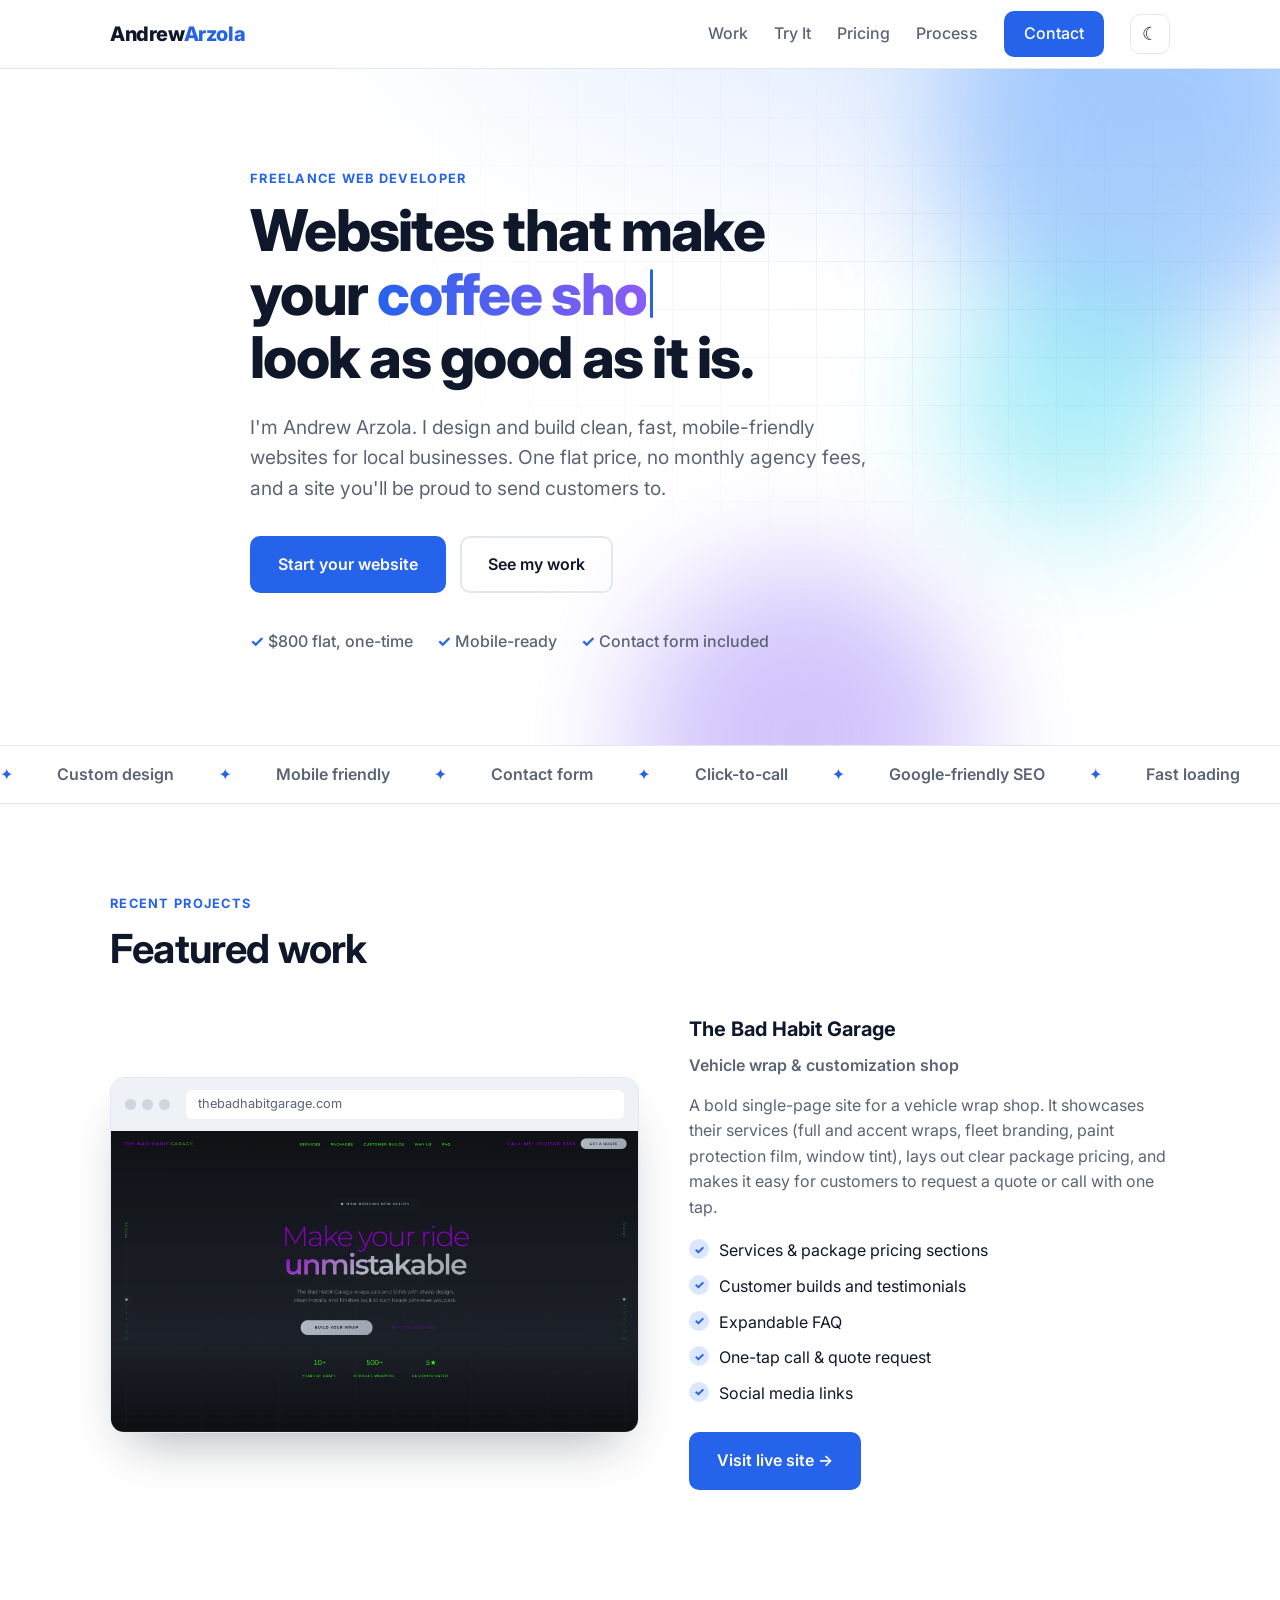
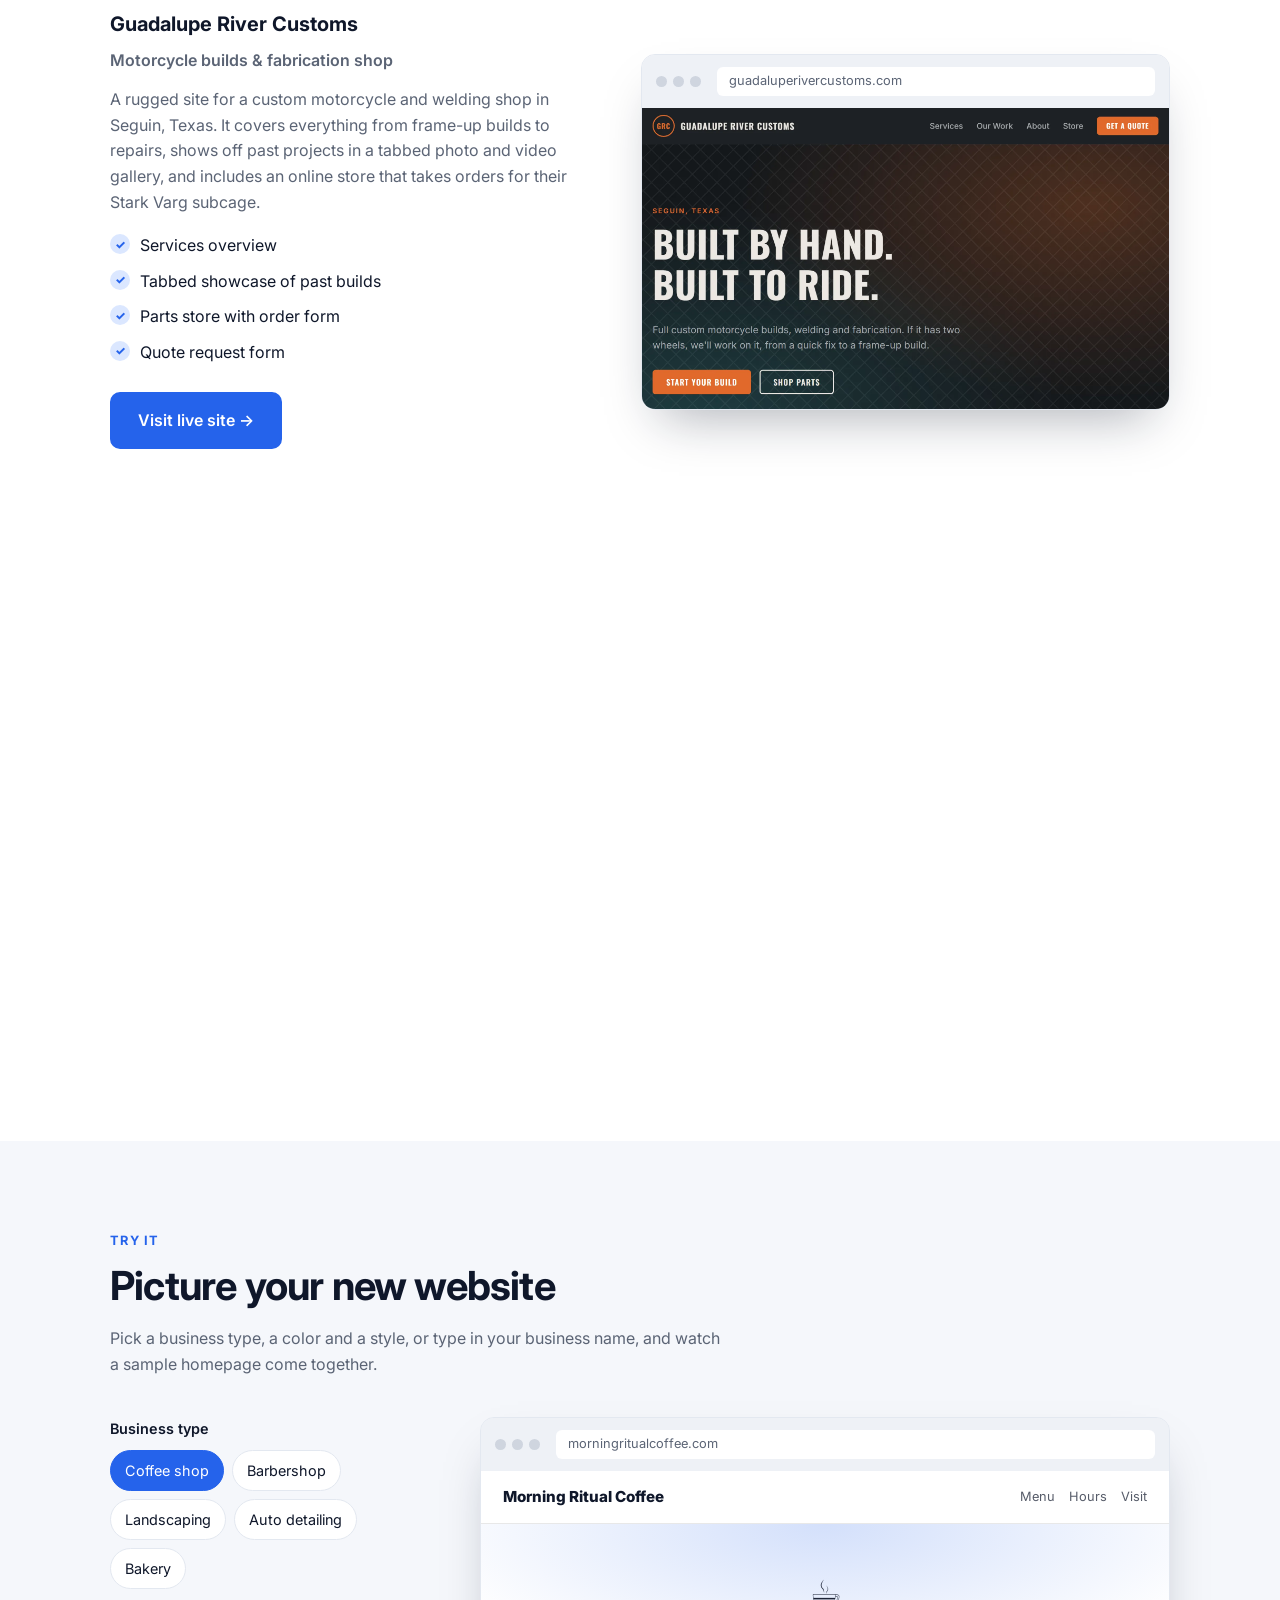
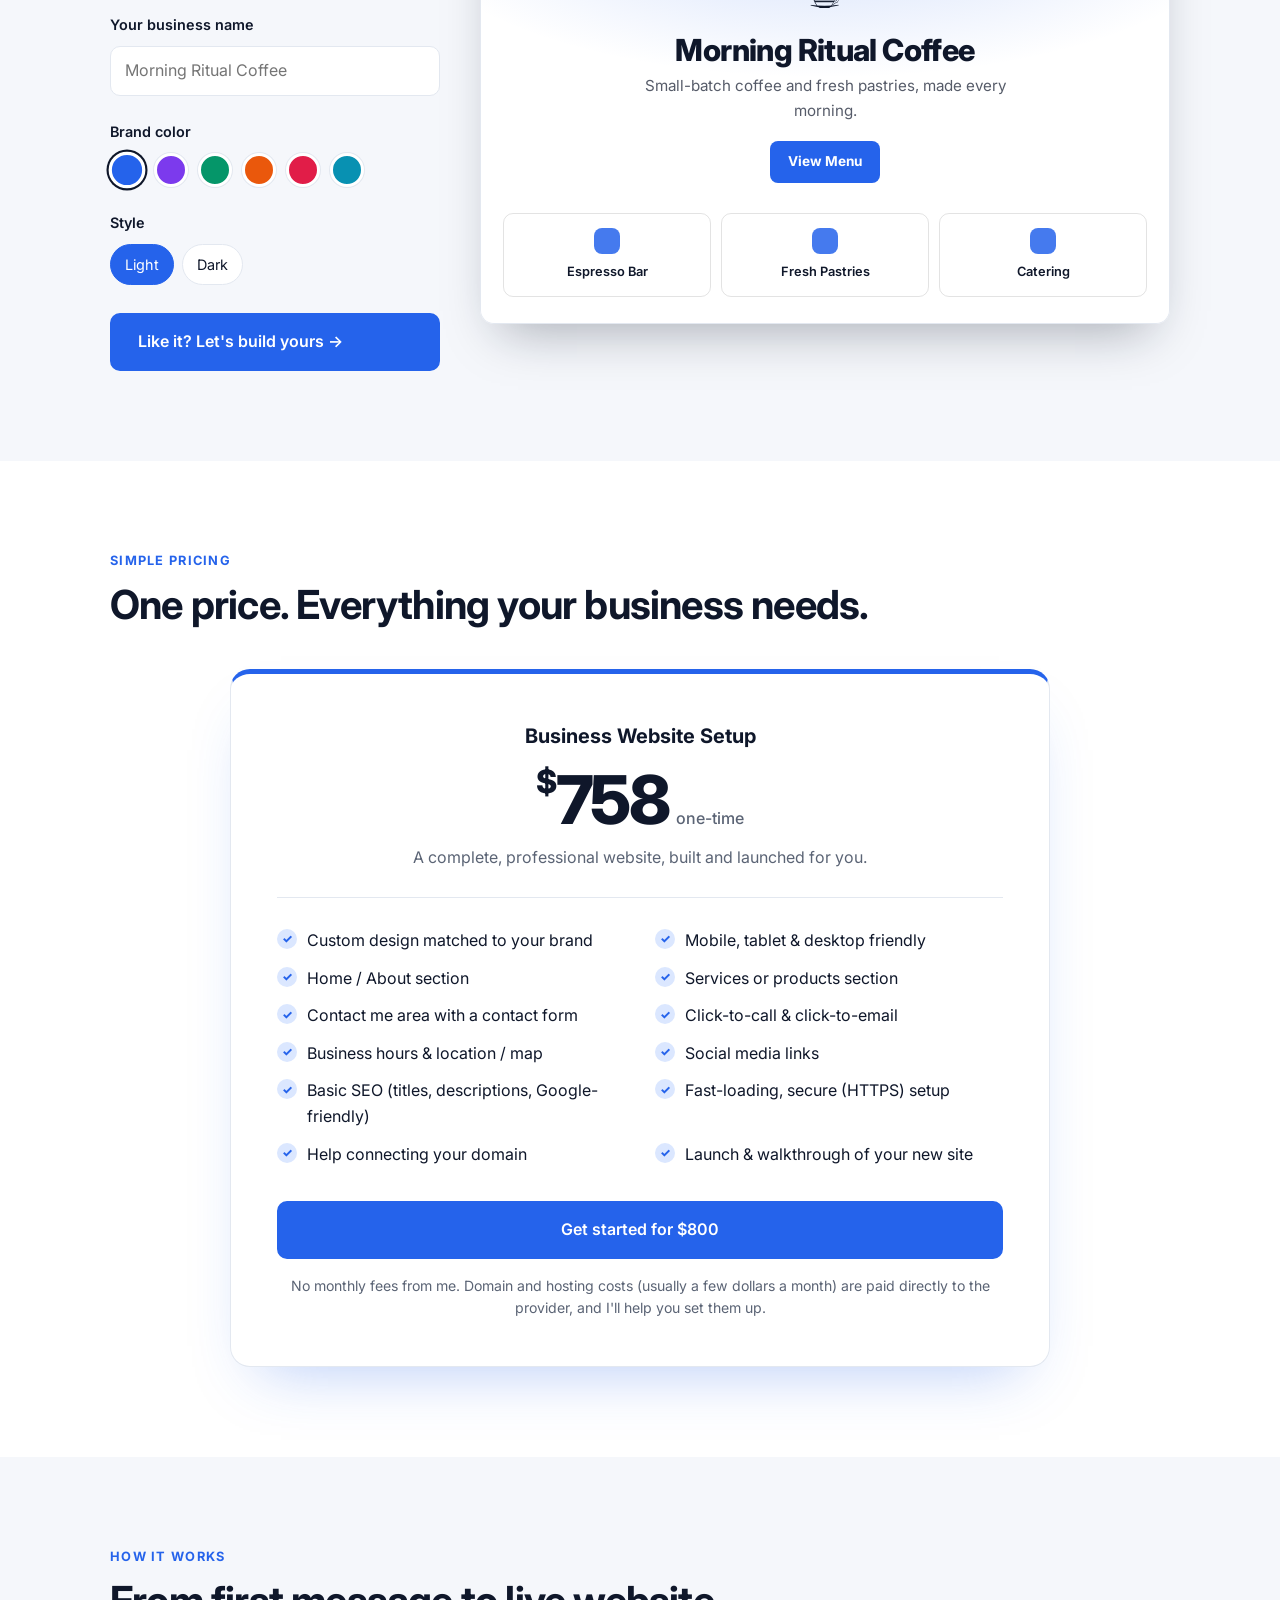
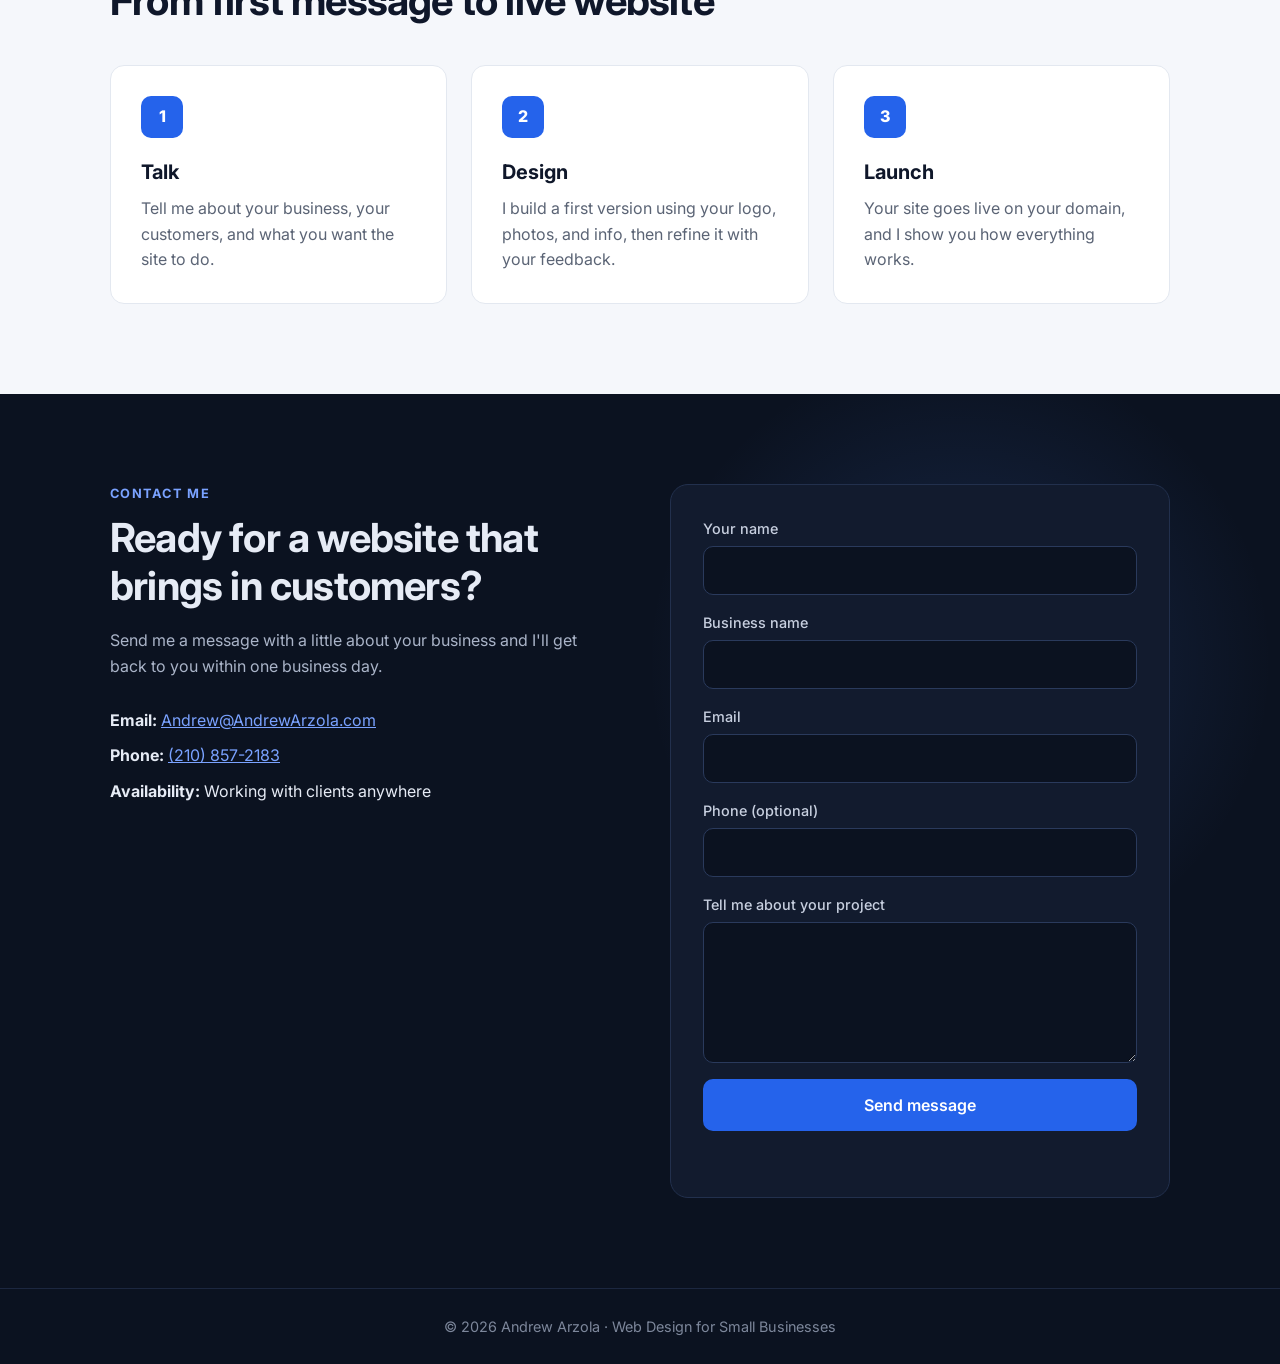
<file: index.html>
<!doctype html>
<html lang="en">
<head>
  <meta charset="utf-8">
  <meta name="viewport" content="width=device-width, initial-scale=1">
  <title>Andrew Arzola | Websites for Small Businesses</title>
  <meta name="description" content="Andrew Arzola builds clean, fast, mobile-friendly websites for small businesses. Flat $800 one-time setup.">
  <link rel="icon" type="image/png" sizes="32x32" href="images/favicon-32x32.png">

  <link rel="preconnect" href="https://fonts.googleapis.com">
  <link rel="preconnect" href="https://fonts.gstatic.com" crossorigin>
  <link href="https://fonts.googleapis.com/css2?family=Inter:wght@400;500;600;700;800&display=swap" rel="stylesheet">
  <link rel="stylesheet" href="styles.css">
  <script src="script.js"></script>
</head>
<body>
  <div class="scroll-progress" id="progress" aria-hidden="true"></div>

  <header class="nav">
    <div class="container nav-inner">
      <a href="#top" class="logo">Andrew<span>Arzola</span></a>
      <nav class="nav-links">
        <a href="#work">Work</a>
        <a href="#demo">Try It</a>
        <a href="#pricing">Pricing</a>
        <a href="#process">Process</a>
        <a href="#contact" class="btn btn-small">Contact</a>
        <button type="button" class="theme-toggle" id="theme-toggle" aria-label="Switch to dark mode" title="Toggle dark mode">
          <span class="icon-moon" aria-hidden="true">&#9790;</span><span class="icon-sun" aria-hidden="true">&#9728;</span>
        </button>
      </nav>
    </div>
  </header>

  <main id="top">
    <!-- HERO -->
    <section class="hero">
      <div class="hero-bg" aria-hidden="true">
        <div class="grid-bg"></div>
        <div class="blob b1"></div>
        <div class="blob b2"></div>
        <div class="blob b3"></div>
      </div>
      <div class="container hero-inner">
        <p class="eyebrow">Freelance Web Developer</p>
        <h1 aria-label="Websites that make your business look as good as it is.">
          <span aria-hidden="true">Websites that make
          <span class="rotate-line">your <span class="rotator" id="rotator">business</span><span class="caret"></span></span>
          look as good as it is.</span>
        </h1>
        <p class="lead">I'm Andrew Arzola. I design and build clean, fast, mobile-friendly websites for local businesses. One flat price, no monthly agency fees, and a site you'll be proud to send customers to.</p>
        <div class="hero-cta">
          <a href="#contact" class="btn">Start your website</a>
          <a href="#work" class="btn btn-ghost">See my work</a>
        </div>
        <ul class="hero-points">
          <li>$800 flat, one-time</li>
          <li>Mobile-ready</li>
          <li>Contact form included</li>
        </ul>
      </div>
    </section>

    <!-- MARQUEE -->
    <div class="marquee" aria-label="What's included in every website">
      <div class="marquee-track">
        <div class="marquee-group">
          <span>Custom design</span><span>Mobile friendly</span><span>Contact form</span><span>Click-to-call</span>
          <span>Google-friendly SEO</span><span>Fast loading</span><span>Secure HTTPS</span><span>Social links</span>
          <span>Hours &amp; map</span><span>Domain setup</span>
        </div>
        <div class="marquee-group" aria-hidden="true">
          <span>Custom design</span><span>Mobile friendly</span><span>Contact form</span><span>Click-to-call</span>
          <span>Google-friendly SEO</span><span>Fast loading</span><span>Secure HTTPS</span><span>Social links</span>
          <span>Hours &amp; map</span><span>Domain setup</span>
        </div>
      </div>
    </div>

    <!-- WORK -->
    <section id="work" class="section">
      <div class="container">
        <p class="eyebrow reveal">Recent Projects</p>
        <h2 class="reveal" style="--d:.05s">Featured work</h2>

        <article class="project">
          <div class="tilt-wrap reveal">
          <a class="project-preview" data-tilt href="https://thebadhabitgarage.com" target="_blank" rel="noopener">
            <span class="glare" aria-hidden="true"></span>
            <div class="browser-bar">
              <span></span><span></span><span></span>
              <div class="url">thebadhabitgarage.com</div>
            </div>
            <img class="browser-shot" src="images/bad-habit-garage.webp" width="2000" height="1144" loading="lazy"
                 alt="Homepage of The Bad Habit Garage website: dark design with purple and green accents and the headline 'Make your ride unmistakable'">
          </a>
          </div>
          <div class="project-info reveal" style="--d:.15s">
            <h3>The Bad Habit Garage</h3>
            <p class="tag">Vehicle wrap &amp; customization shop</p>
            <p>A bold single-page site for a vehicle wrap shop. It showcases their services (full and accent wraps, fleet branding, paint protection film, window tint), lays out clear package pricing, and makes it easy for customers to request a quote or call with one tap.</p>
            <ul class="checks stagger">
              <li>Services &amp; package pricing sections</li>
              <li>Customer builds and testimonials</li>
              <li>Expandable FAQ</li>
              <li>One-tap call &amp; quote request</li>
              <li>Social media links</li>
            </ul>
            <a href="https://thebadhabitgarage.com" target="_blank" rel="noopener" class="btn">Visit live site &rarr;</a>
          </div>
        </article>

        <article class="project project-flip">
          <div class="tilt-wrap reveal">
          <a class="project-preview" data-tilt href="https://guadaluperivercustoms.com/" target="_blank" rel="noopener">
            <span class="glare" aria-hidden="true"></span>
            <div class="browser-bar">
              <span></span><span></span><span></span>
              <div class="url">guadaluperivercustoms.com</div>
            </div>
            <img class="browser-shot" src="images/guadalupe-river-customs.webp" width="2000" height="1144" loading="lazy"
                 alt="Homepage of the Guadalupe River Customs website: dark design with burnt-orange accents and the headline 'Built by hand. Built to ride.'">
          </a>
          </div>
          <div class="project-info reveal" style="--d:.15s">
            <h3>Guadalupe River Customs</h3>
            <p class="tag">Motorcycle builds &amp; fabrication shop</p>
            <p>A rugged site for a custom motorcycle and welding shop in Seguin, Texas. It covers everything from frame-up builds to repairs, shows off past projects in a tabbed photo and video gallery, and includes an online store that takes orders for their Stark Varg subcage.</p>
            <ul class="checks stagger">
              <li>Services overview</li>
              <li>Tabbed showcase of past builds</li>
              <li>Parts store with order form</li>
              <li>Quote request form</li>
            </ul>
            <a href="https://guadaluperivercustoms.com/" target="_blank" rel="noopener" class="btn">Visit live site &rarr;</a>
          </div>
        </article>

        <article class="project">
          <div class="tilt-wrap reveal">
          <a class="project-preview" data-tilt href="https://andrewarzola.github.io/ECWebsite/" target="_blank" rel="noopener">
            <span class="glare" aria-hidden="true"></span>
            <div class="browser-bar">
              <span></span><span></span><span></span>
              <div class="url">andrewarzola.github.io/ECWebsite</div>
            </div>
            <img class="browser-shot" src="images/electric-city.webp" width="2000" height="1144" loading="lazy"
                 alt="Homepage of the Electric City website: dark design with purple accents and the headline 'Safe, reliable electrical work for your backyard.'">
          </a>
          </div>
          <div class="project-info reveal" style="--d:.15s">
            <h3>Electric City</h3>
            <p class="tag">Residential electrical contractor</p>
            <p>A modern site for a family-owned electrician serving Schertz and San Antonio. It highlights their 5-star Google rating, lists residential services from panel upgrades to EV chargers, shows the service area and live open hours, and makes it simple to call or request a free quote.</p>
            <ul class="checks stagger">
              <li>Services grid</li>
              <li>Google reviews</li>
              <li>Service area &amp; hours with "open now" status</li>
              <li>Free quote request form</li>
              <li>One-tap call</li>
            </ul>
            <a href="https://andrewarzola.github.io/ECWebsite/" target="_blank" rel="noopener" class="btn">Visit live site &rarr;</a>
          </div>
        </article>
      </div>
    </section>

    <!-- TRY IT -->
    <section id="demo" class="section section-alt">
      <div class="container">
        <p class="eyebrow reveal">Try It</p>
        <h2 class="reveal" style="--d:.05s">Picture your new website</h2>
        <p class="section-intro reveal" style="--d:.1s">Pick a business type, a color and a style, or type in your business name, and watch a sample homepage come together.</p>

        <div class="builder">
          <div class="controls reveal" style="--d:.1s">
            <div>
              <span class="control-label" id="type-label">Business type</span>
              <div class="chips" role="group" aria-labelledby="type-label" id="type-chips">
                <button type="button" class="chip" data-type="coffee" aria-pressed="true">Coffee shop</button>
                <button type="button" class="chip" data-type="barber" aria-pressed="false">Barbershop</button>
                <button type="button" class="chip" data-type="landscaping" aria-pressed="false">Landscaping</button>
                <button type="button" class="chip" data-type="auto" aria-pressed="false">Auto detailing</button>
                <button type="button" class="chip" data-type="bakery" aria-pressed="false">Bakery</button>
              </div>
            </div>
            <div>
              <label class="control-label" for="name-input">Your business name</label>
              <input class="text-input" id="name-input" type="text" maxlength="40" placeholder="Morning Ritual Coffee" autocomplete="off">
            </div>
            <div>
              <span class="control-label" id="color-label">Brand color</span>
              <div class="swatches" role="group" aria-labelledby="color-label" id="swatches">
                <button type="button" class="swatch" data-color="#2563eb" aria-label="Blue" aria-pressed="true" style="background:#2563eb"></button>
                <button type="button" class="swatch" data-color="#7c3aed" aria-label="Purple" aria-pressed="false" style="background:#7c3aed"></button>
                <button type="button" class="swatch" data-color="#059669" aria-label="Green" aria-pressed="false" style="background:#059669"></button>
                <button type="button" class="swatch" data-color="#ea580c" aria-label="Orange" aria-pressed="false" style="background:#ea580c"></button>
                <button type="button" class="swatch" data-color="#e11d48" aria-label="Red" aria-pressed="false" style="background:#e11d48"></button>
                <button type="button" class="swatch" data-color="#0891b2" aria-label="Teal" aria-pressed="false" style="background:#0891b2"></button>
              </div>
            </div>
            <div>
              <span class="control-label" id="style-label">Style</span>
              <div class="chips" role="group" aria-labelledby="style-label" id="style-chips">
                <button type="button" class="chip" data-style="light" aria-pressed="true">Light</button>
                <button type="button" class="chip" data-style="dark" aria-pressed="false">Dark</button>
              </div>
            </div>
            <a href="#contact" class="btn builder-cta">Like it? Let's build yours &rarr;</a>
          </div>

          <div class="mock reveal" style="--d:.2s" aria-live="polite">
            <div class="browser-bar">
              <span></span><span></span><span></span>
              <div class="url" id="mock-url">morningritualcoffee.com</div>
            </div>
            <div class="mock-site" id="mock-site">
              <div class="mock-nav">
                <span class="mock-logo" id="mock-logo">Morning Ritual Coffee</span>
                <span class="mock-links" id="mock-links"><span>Menu</span><span>Hours</span><span>Visit</span></span>
              </div>
              <div class="mock-hero" id="mock-hero">
                <div class="mock-icon" id="mock-icon" aria-hidden="true">☕</div>
                <div class="mock-name" id="mock-name">Morning Ritual Coffee</div>
                <p class="mock-tag" id="mock-tag">Small-batch coffee and fresh pastries, made every morning.</p>
                <span class="mock-cta" id="mock-cta">View Menu</span>
              </div>
              <div class="mock-services" id="mock-services">
                <div class="mock-card">Espresso Bar</div>
                <div class="mock-card">Fresh Pastries</div>
                <div class="mock-card">Catering</div>
              </div>
            </div>
          </div>
        </div>
      </div>
    </section>

    <!-- PRICING -->
    <section id="pricing" class="section">
      <div class="container">
        <p class="eyebrow reveal">Simple Pricing</p>
        <h2 class="reveal" style="--d:.05s">One price. Everything your business needs.</h2>

        <div class="price-card reveal" style="--d:.1s">
          <div class="price-head">
            <h3>Business Website Setup</h3>
            <div class="price"><span class="dollar">$</span><span data-count="800">800</span><span class="once">one-time</span></div>
            <p>A complete, professional website, built and launched for you.</p>
          </div>
          <ul class="checks two-col stagger">
            <li>Custom design matched to your brand</li>
            <li>Mobile, tablet &amp; desktop friendly</li>
            <li>Home / About section</li>
            <li>Services or products section</li>
            <li>Contact me area with a contact form</li>
            <li>Click-to-call &amp; click-to-email</li>
            <li>Business hours &amp; location / map</li>
            <li>Social media links</li>
            <li>Basic SEO (titles, descriptions, Google-friendly)</li>
            <li>Fast-loading, secure (HTTPS) setup</li>
            <li>Help connecting your domain</li>
            <li>Launch &amp; walkthrough of your new site</li>
          </ul>
          <a href="#contact" class="btn btn-block">Get started for $800</a>
          <p class="fine">No monthly fees from me. Domain and hosting costs (usually a few dollars a month) are paid directly to the provider, and I'll help you set them up.</p>
        </div>
      </div>
    </section>

    <!-- PROCESS -->
    <section id="process" class="section section-alt">
      <div class="container">
        <p class="eyebrow reveal">How It Works</p>
        <h2 class="reveal" style="--d:.05s">From first message to live website</h2>
        <div class="steps">
          <div class="step reveal" style="--d:.1s">
            <div class="num">1</div>
            <h3>Talk</h3>
            <p>Tell me about your business, your customers, and what you want the site to do.</p>
          </div>
          <div class="step reveal" style="--d:.25s">
            <div class="num">2</div>
            <h3>Design</h3>
            <p>I build a first version using your logo, photos, and info, then refine it with your feedback.</p>
          </div>
          <div class="step reveal" style="--d:.4s">
            <div class="num">3</div>
            <h3>Launch</h3>
            <p>Your site goes live on your domain, and I show you how everything works.</p>
          </div>
        </div>
      </div>
    </section>

    <!-- CONTACT -->
    <section id="contact" class="section section-dark">
      <div class="container contact-inner">
        <div class="contact-copy reveal">
          <p class="eyebrow">Contact Me</p>
          <h2>Ready for a website that brings in customers?</h2>
          <p>Send me a message with a little about your business and I'll get back to you within one business day.</p>
          <ul class="contact-list">
            <li><strong>Email:</strong> <a href="mailto:andrew@andrewarzola.com">Andrew@AndrewArzola.com</a></li>
            <li><strong>Phone:</strong> <a href="tel:+12108572183">(210) 857-2183</a></li>
            <li><strong>Availability:</strong> Working with clients anywhere</li>
          </ul>
        </div>

        <form id="contact-form" class="contact-form reveal" style="--d:.15s" action="https://formspree.io/f/mwllgoel" method="POST">
          <input type="hidden" name="_subject" value="New website inquiry">
          <input type="text" name="_gotcha" style="display:none" tabindex="-1" autocomplete="off">
          <label>Your name
            <input type="text" name="name" required>
          </label>
          <label>Business name
            <input type="text" name="business">
          </label>
          <label>Email
            <input type="email" name="email" required>
          </label>
          <label>Phone (optional)
            <input type="tel" name="phone">
          </label>
          <label>Tell me about your project
            <textarea name="message" rows="5" required></textarea>
          </label>
          <!-- Filled in from the "Try It" section once the visitor uses it (disabled fields are not sent). -->
          <input type="hidden" name="Try It: Business type" id="tryit-type" disabled>
          <input type="hidden" name="Try It: Business name" id="tryit-name" disabled>
          <input type="hidden" name="Try It: Brand color" id="tryit-color" disabled>
          <input type="hidden" name="Try It: Style" id="tryit-style" disabled>
          <div class="tryit-summary" id="tryit-summary" hidden>
            <span class="tryit-summary-title" id="tryit-summary-title">&#10003; Your "Try It" design will be included</span>
            <span id="tryit-summary-text"></span>
            <label class="tryit-optout">
              <input type="checkbox" id="tryit-optout">
              Don't include my "Try It" design in this message
            </label>
          </div>
          <button type="submit" class="btn btn-block">Send message</button>
          <p class="form-note" id="form-note"></p>
        </form>
      </div>
    </section>
  </main>

  <footer class="footer">
    <div class="container">
      <p>&copy; <span id="year"></span> Andrew Arzola &middot; Web Design for Small Businesses</p>
    </div>
  </footer>

  <button type="button" class="to-top" id="to-top" aria-label="Back to top">&uarr;</button>

  <!-- Cloudflare Web Analytics --><script type='module' src='https://static.cloudflareinsights.com/beacon.min.js' data-cf-beacon='{"token": "f3108f7e45c240248c497cec4c46a588"}'></script><!-- End Cloudflare Web Analytics -->
</body>
</html>
</file>
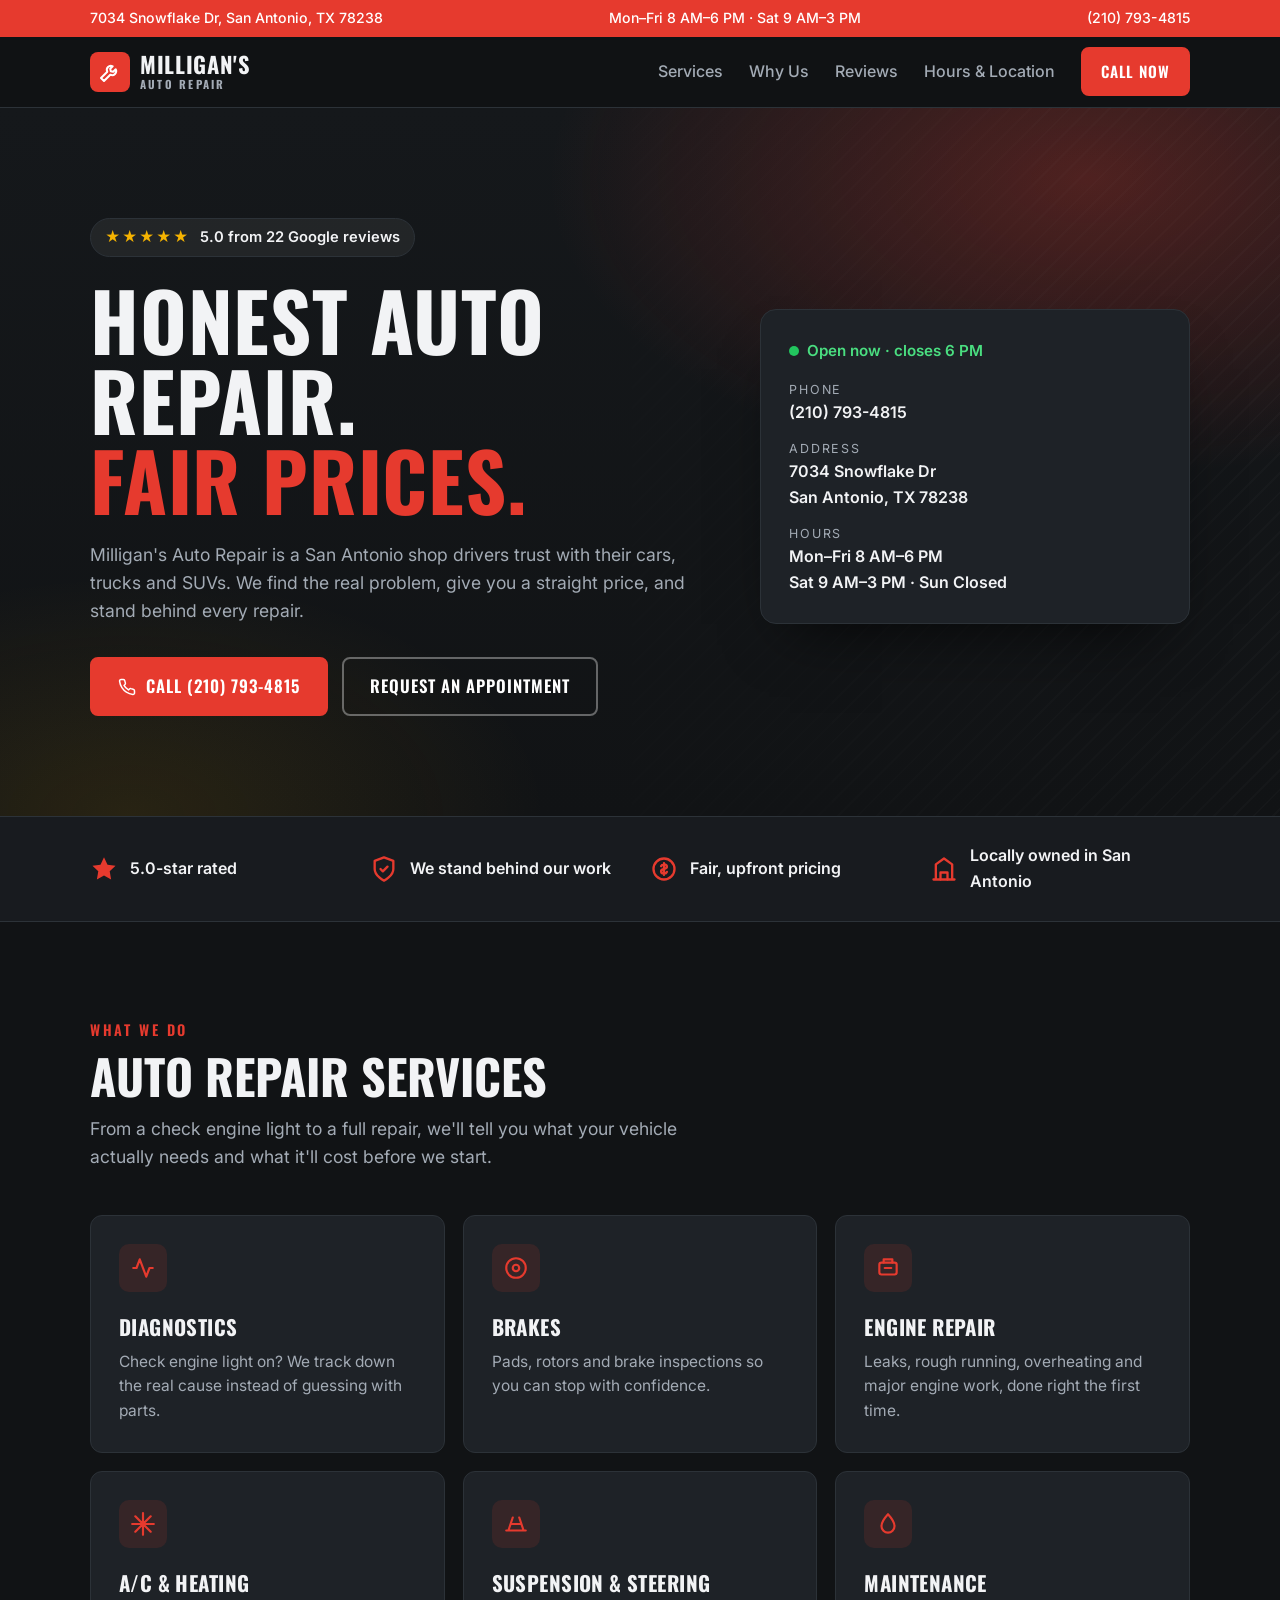
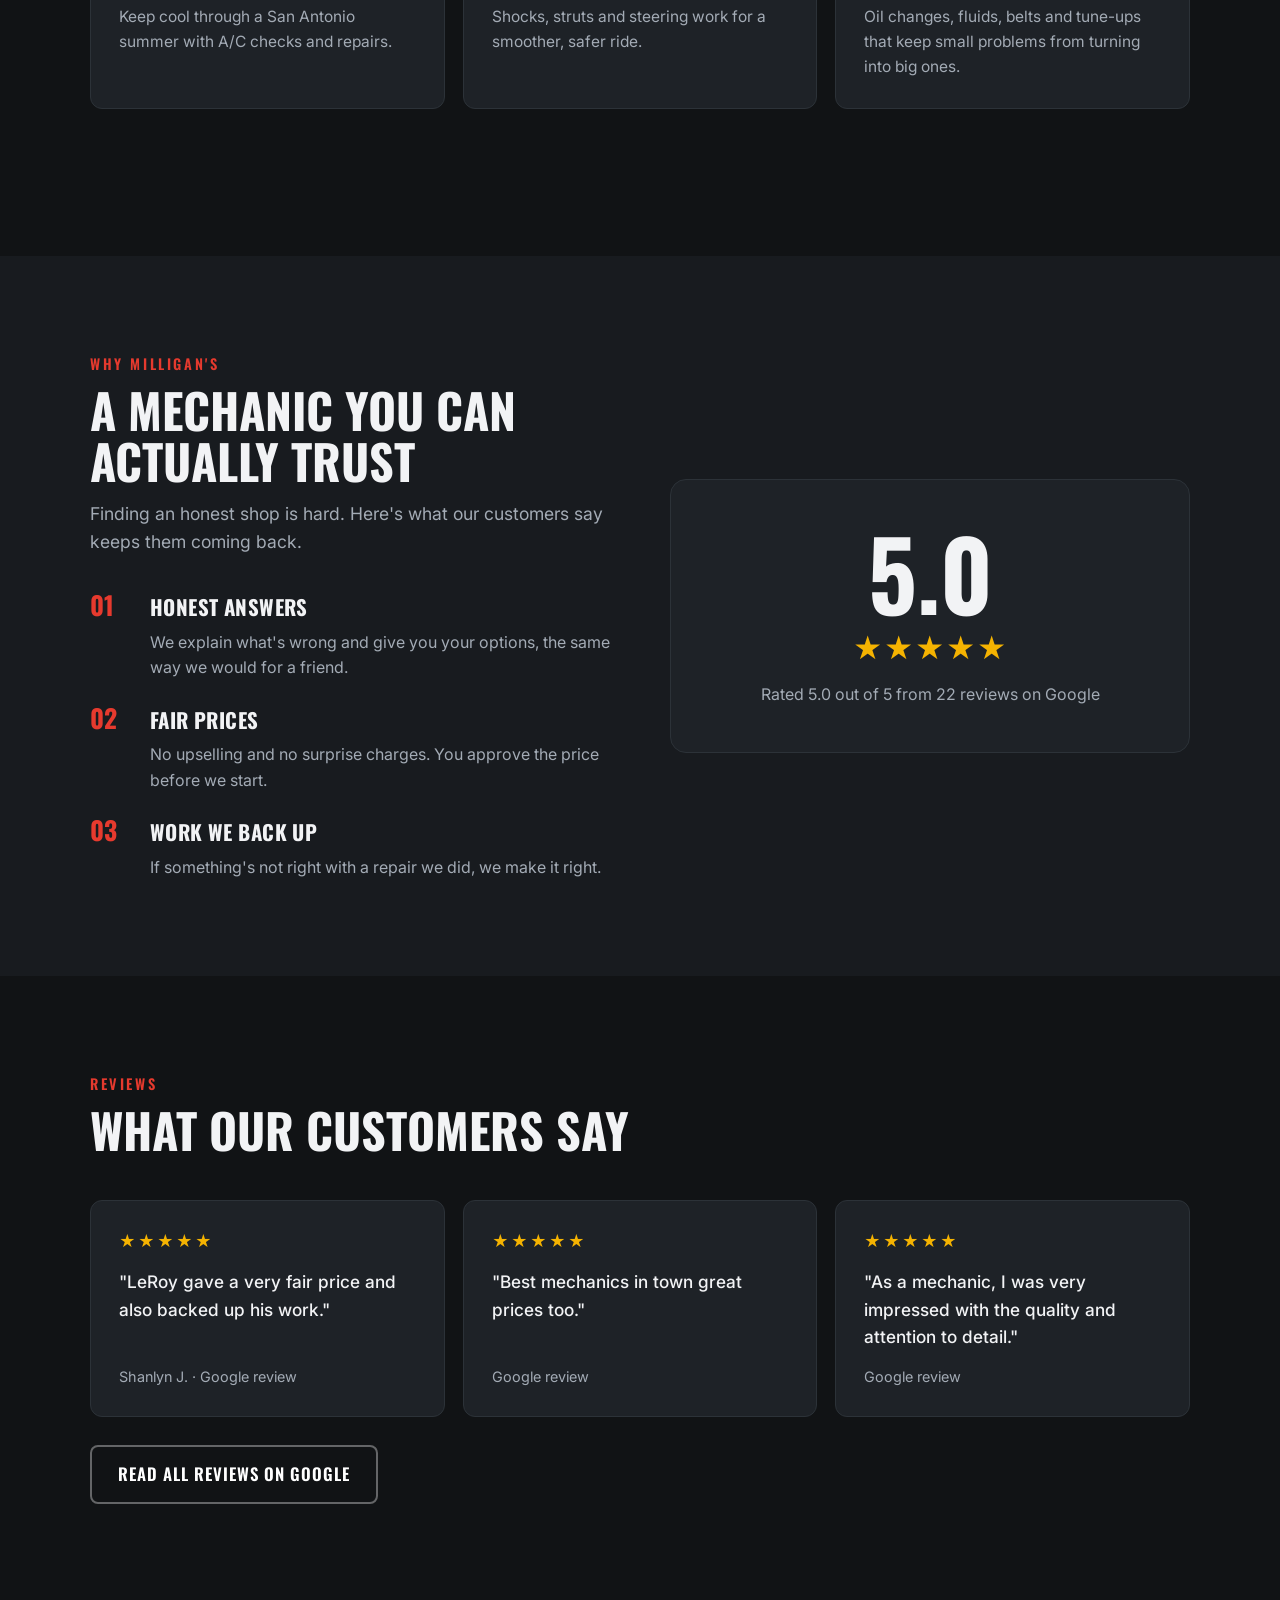
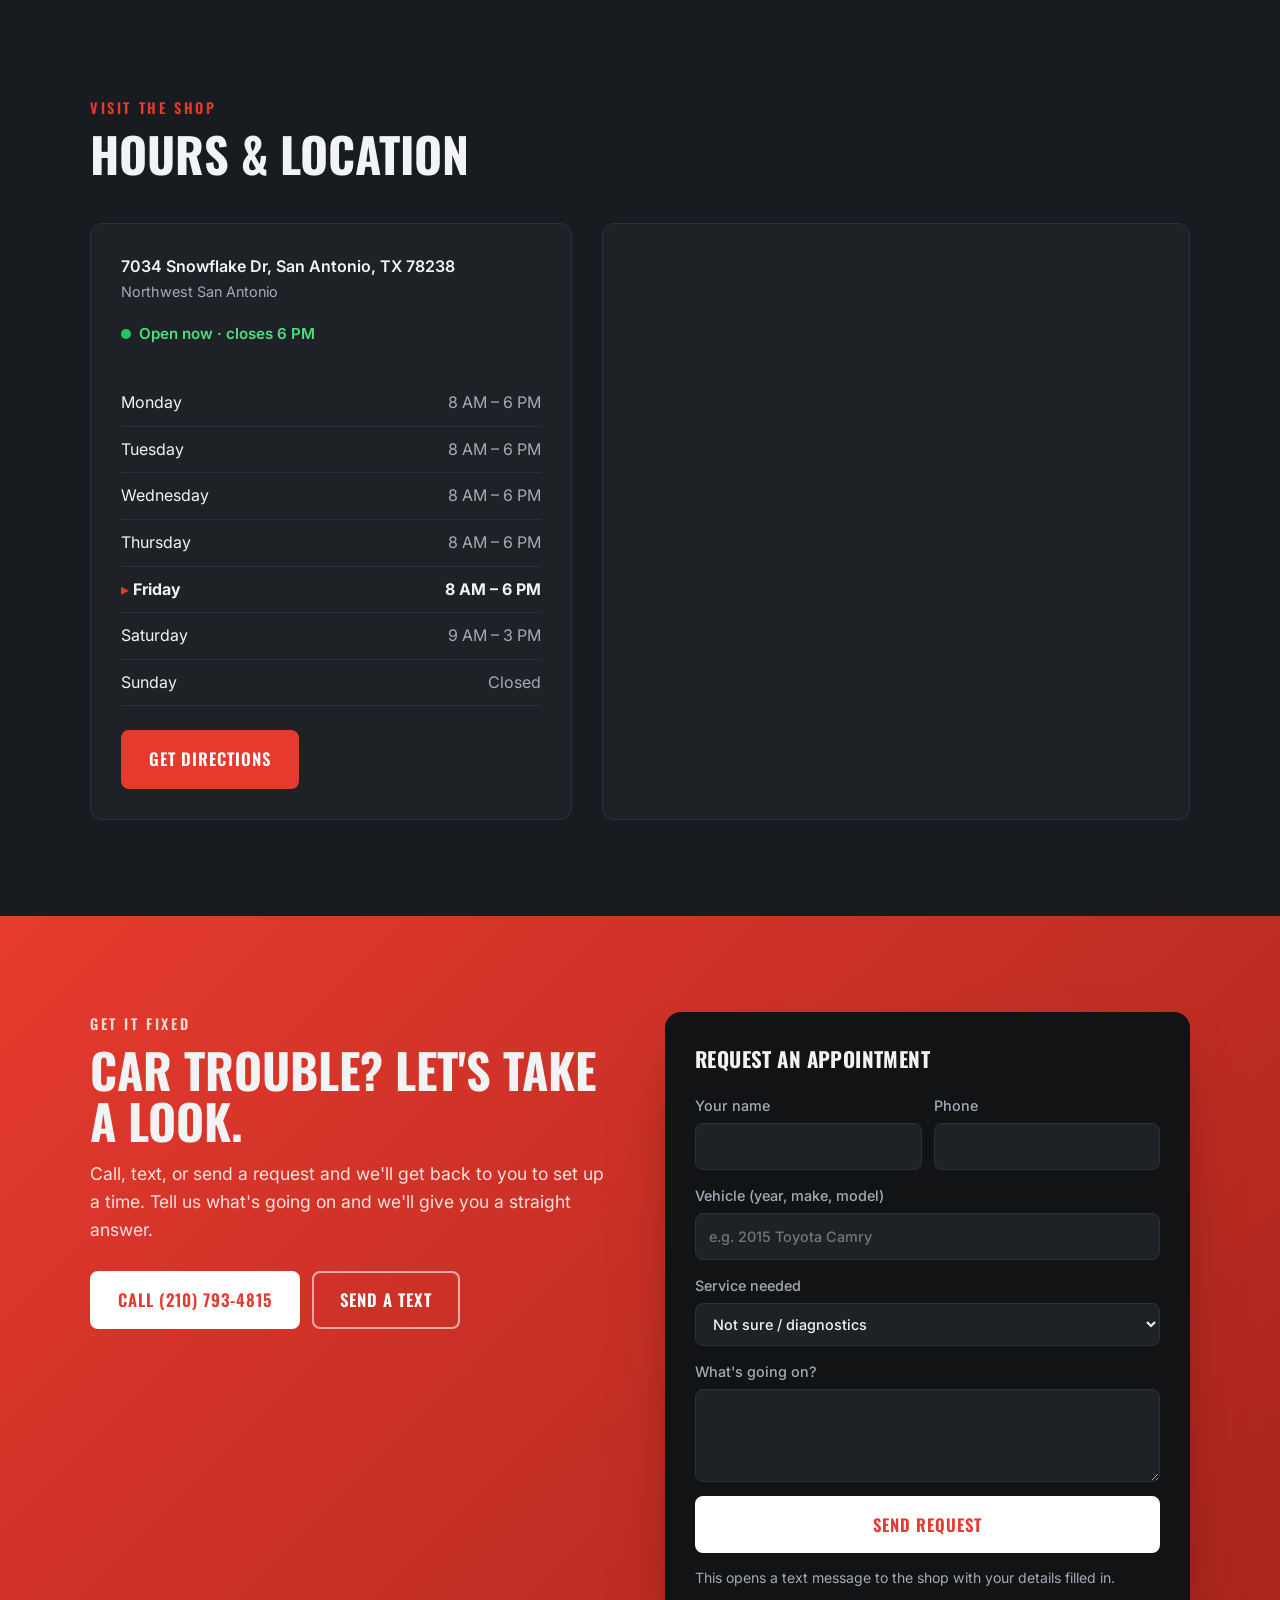
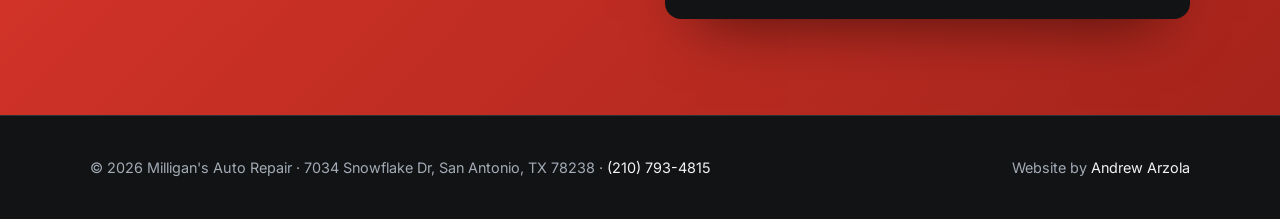
<file: milligan/index.html>
<!doctype html>
<html lang="en">
<head>
  <meta charset="utf-8">
  <meta name="viewport" content="width=device-width, initial-scale=1">
  <title>Milligan's Auto Repair | Honest Auto Repair in San Antonio, TX</title>
  <meta name="description" content="Milligan's Auto Repair in San Antonio, TX. Honest work, fair prices, and repairs we stand behind. 5.0 stars on Google. Call (210) 793-4815.">
  <!-- Preview site: keep it out of search results until the owner approves it. Remove this line at launch. -->
  <meta name="robots" content="noindex, nofollow">
  <link rel="preconnect" href="https://fonts.googleapis.com">
  <link rel="preconnect" href="https://fonts.gstatic.com" crossorigin>
  <link href="https://fonts.googleapis.com/css2?family=Oswald:wght@500;600;700&family=Inter:wght@400;500;600;700&display=swap" rel="stylesheet">
  <script>document.documentElement.classList.add("js");</script>
  <style>
:root {
  --bg: #111315;
  --bg-2: #181b1f;
  --card: #1e2227;
  --line: #2c3238;
  --ink: #f2f3f5;
  --muted: #a3abb5;
  --red: #e63a2e;
  --red-dark: #c42d22;
  --amber: #f5b301;
  --radius: 12px;
  color-scheme: dark;
}
* { box-sizing: border-box; margin: 0; padding: 0; }
html { scroll-behavior: smooth; }
body { font-family: "Inter", system-ui, sans-serif; background: var(--bg); color: var(--ink); line-height: 1.6; }
a { color: inherit; }
.container { width: 100%; max-width: 1140px; margin: 0 auto; padding: 0 20px; }
h1, h2, h3, .logo, .btn, .eyebrow { font-family: "Oswald", "Inter", sans-serif; text-transform: uppercase; }
h1 { font-size: clamp(2.6rem, 7vw, 5rem); line-height: 1; letter-spacing: .01em; }
h2 { font-size: clamp(2rem, 4.5vw, 3rem); line-height: 1.05; margin-bottom: 14px; }
h3 { font-size: 1.3rem; letter-spacing: .02em; margin-bottom: 6px; }
.eyebrow { color: var(--red); font-size: .9rem; letter-spacing: .18em; margin-bottom: 10px; font-weight: 600; }
.lead { color: var(--muted); font-size: 1.1rem; max-width: 620px; }

/* Buttons */
.btn {
  display: inline-flex; align-items: center; gap: 10px; justify-content: center;
  padding: 14px 26px; border-radius: 8px; border: 2px solid var(--red);
  background: var(--red); color: #fff; text-decoration: none; font-weight: 600;
  font-size: 1.05rem; letter-spacing: .06em; cursor: pointer;
  transition: background .2s, transform .2s, border-color .2s;
}
.btn:hover { background: var(--red-dark); border-color: var(--red-dark); transform: translateY(-2px); }
.btn-outline { background: transparent; border-color: rgba(255,255,255,.35); }
.btn-outline:hover { background: rgba(255,255,255,.08); border-color: #fff; }
.btn svg { width: 18px; height: 18px; flex: none; }

/* Top bar + nav */
.topbar { background: var(--red); color: #fff; font-size: .88rem; font-weight: 500; }
.topbar .container { display: flex; justify-content: space-between; gap: 12px; padding-top: 7px; padding-bottom: 7px; flex-wrap: wrap; }
.topbar a { text-decoration: none; }
.nav { position: sticky; top: 0; z-index: 20; background: rgba(17,19,21,.92); backdrop-filter: blur(8px); border-bottom: 1px solid var(--line); }
.nav .container { display: flex; align-items: center; justify-content: space-between; height: 70px; gap: 16px; }
.logo { display: flex; align-items: center; gap: 10px; text-decoration: none; font-size: 1.4rem; font-weight: 700; letter-spacing: .03em; line-height: 1; }
.logo-mark { width: 40px; height: 40px; border-radius: 8px; background: var(--red); display: grid; place-items: center; flex: none; }
.logo-mark svg { width: 24px; height: 24px; }
.logo small { display: block; font-size: .7rem; color: var(--muted); letter-spacing: .2em; margin-top: 3px; }
.nav-links { display: flex; align-items: center; gap: 26px; }
.nav-links a:not(.btn) { text-decoration: none; color: var(--muted); font-weight: 500; transition: color .2s; }
.nav-links a:not(.btn):hover { color: var(--ink); }
.nav .btn { padding: 10px 18px; font-size: .95rem; }

/* Hero */
.hero { position: relative; overflow: hidden; padding: 110px 0 100px; isolation: isolate; }
.hero::before {
  content: ""; position: absolute; inset: 0; z-index: -2;
  background:
    radial-gradient(900px 500px at 85% 10%, rgba(230,58,46,.28), transparent 60%),
    radial-gradient(700px 400px at 10% 100%, rgba(245,179,1,.10), transparent 60%),
    linear-gradient(180deg, #15181b, var(--bg));
}
.hero::after {
  content: ""; position: absolute; inset: 0; z-index: -1; opacity: .5;
  background-image: repeating-linear-gradient(135deg, rgba(255,255,255,.035) 0 2px, transparent 2px 14px);
  -webkit-mask-image: linear-gradient(90deg, transparent 30%, #000);
          mask-image: linear-gradient(90deg, transparent 30%, #000);
}
.hero-grid { display: grid; grid-template-columns: 1.3fr .9fr; gap: 50px; align-items: center; }
.rating-pill {
  display: inline-flex; align-items: center; gap: 10px; padding: 7px 14px; border-radius: 999px;
  background: rgba(255,255,255,.06); border: 1px solid var(--line); font-weight: 600; font-size: .92rem; margin-bottom: 22px;
}
.stars { color: var(--amber); letter-spacing: 2px; }
.hero h1 span { color: var(--red); }
.hero .lead { margin: 22px 0 32px; }
.hero-cta { display: flex; gap: 14px; flex-wrap: wrap; }
.hero-card { background: var(--card); border: 1px solid var(--line); border-radius: 16px; padding: 28px; box-shadow: 0 30px 60px -30px rgba(0,0,0,.8); }
.status { display: inline-flex; align-items: center; gap: 8px; font-weight: 600; font-size: .95rem; margin-bottom: 16px; }
.status .dot { width: 10px; height: 10px; border-radius: 50%; background: #8a929b; }
.status.open .dot { background: #22c55e; box-shadow: 0 0 0 0 rgba(34,197,94,.6); animation: pulse 2s infinite; }
.status.open { color: #4ade80; }
.status.closed { color: #f87171; }
@keyframes pulse { 70% { box-shadow: 0 0 0 10px rgba(34,197,94,0); } 100% { box-shadow: 0 0 0 0 rgba(34,197,94,0); } }
.hero-card dl { display: grid; gap: 14px; }
.hero-card dt { font-size: .78rem; text-transform: uppercase; letter-spacing: .14em; color: var(--muted); }
.hero-card dd { font-weight: 600; }
.hero-card dd a { text-decoration: none; }
.hero-card dd a:hover { color: var(--red); }

/* Trust strip */
.trust { background: var(--bg-2); border-block: 1px solid var(--line); }
.trust .container { display: grid; grid-template-columns: repeat(4, 1fr); gap: 20px; padding-top: 26px; padding-bottom: 26px; }
.trust-item { display: flex; align-items: center; gap: 12px; font-weight: 600; }
.trust-item svg { width: 28px; height: 28px; color: var(--red); flex: none; }

/* Sections */
.section { padding: 96px 0; }
.section-alt { background: var(--bg-2); }
.section-head { margin-bottom: 44px; }

/* Services */
.services { display: grid; grid-template-columns: repeat(3, 1fr); gap: 18px; }
.service {
  background: var(--card); border: 1px solid var(--line); border-radius: var(--radius); padding: 28px;
  position: relative; overflow: hidden; transition: transform .3s, border-color .3s;
}
.service::after { content: ""; position: absolute; left: 0; bottom: 0; height: 3px; width: 100%; background: var(--red); transform: scaleX(0); transform-origin: left; transition: transform .35s; }
.service:hover { transform: translateY(-5px); border-color: #3a424a; }
.service:hover::after { transform: scaleX(1); }
.service-icon { width: 48px; height: 48px; border-radius: 10px; background: rgba(230,58,46,.12); color: var(--red); display: grid; place-items: center; margin-bottom: 18px; }
.service-icon svg { width: 26px; height: 26px; }
.service p { color: var(--muted); font-size: .97rem; }
.services-note { color: var(--muted); margin-top: 26px; }
.services-note a { color: var(--ink); font-weight: 600; }

/* Why us */
.why { display: grid; grid-template-columns: 1fr 1fr; gap: 60px; align-items: center; }
.why-list { list-style: none; display: grid; gap: 22px; }
.why-list li { display: grid; grid-template-columns: 44px 1fr; gap: 16px; }
.why-num { font-family: "Oswald", sans-serif; font-size: 1.6rem; font-weight: 700; color: var(--red); line-height: 1.1; }
.why-list p { color: var(--muted); }
.big-rating { text-align: center; background: var(--card); border: 1px solid var(--line); border-radius: 16px; padding: 44px 28px; }
.big-rating .score { font-family: "Oswald", sans-serif; font-size: 6rem; font-weight: 700; line-height: 1; }
.big-rating .stars { font-size: 1.8rem; margin: 6px 0 10px; display: block; }
.big-rating p { color: var(--muted); }

/* Reviews */
.reviews { display: grid; grid-template-columns: repeat(3, 1fr); gap: 18px; }
.review { background: var(--card); border: 1px solid var(--line); border-radius: var(--radius); padding: 28px; display: flex; flex-direction: column; gap: 14px; }
.review blockquote { font-size: 1.08rem; font-weight: 500; }
.review cite { font-style: normal; color: var(--muted); font-size: .9rem; margin-top: auto; }
.reviews-link { margin-top: 28px; }

/* Visit: hours + map */
.visit { display: grid; grid-template-columns: .9fr 1.1fr; gap: 30px; align-items: stretch; }
.hours-card { background: var(--card); border: 1px solid var(--line); border-radius: var(--radius); padding: 30px; }
.hours { width: 100%; border-collapse: collapse; margin: 18px 0 24px; }
.hours td { padding: 10px 0; border-bottom: 1px solid var(--line); }
.hours td:last-child { text-align: right; color: var(--muted); }
.hours tr.today td { color: var(--ink); font-weight: 700; }
.hours tr.today td:first-child::before { content: "▸ "; color: var(--red); }
.address { font-weight: 600; margin-bottom: 18px; }
.address span { display: block; color: var(--muted); font-weight: 400; font-size: .9rem; }
.map { border-radius: var(--radius); overflow: hidden; border: 1px solid var(--line); min-height: 360px; background: var(--card); }
.map iframe { width: 100%; height: 100%; min-height: 360px; border: 0; display: block; filter: grayscale(.4) contrast(1.05); }

/* Appointment */
.cta-band { background: linear-gradient(135deg, var(--red), #a5241b); }
.appt { display: grid; grid-template-columns: 1fr 1fr; gap: 50px; align-items: start; }
.appt .lead { color: rgba(255,255,255,.85); }
.appt .eyebrow { color: #ffd7d3; }
.appt-actions { display: flex; gap: 12px; flex-wrap: wrap; margin-top: 26px; }
.appt .btn { background: #fff; color: var(--red); border-color: #fff; }
.appt .btn:hover { background: #f1f1f1; }
.appt .btn-outline { background: transparent; color: #fff; border-color: rgba(255,255,255,.6); }
.appt .btn-outline:hover { background: rgba(255,255,255,.12); }
.form { background: var(--bg); border-radius: 16px; padding: 30px; display: grid; gap: 14px; box-shadow: 0 30px 60px -30px rgba(0,0,0,.6); }
.form h3 { margin-bottom: 4px; }
.form label { display: grid; gap: 6px; font-size: .9rem; font-weight: 500; color: var(--muted); }
.form input, .form select, .form textarea {
  font: inherit; color: var(--ink); background: var(--card); border: 1px solid var(--line);
  border-radius: 8px; padding: 11px 13px; width: 100%;
}
.form input:focus, .form select:focus, .form textarea:focus { outline: 2px solid var(--red); border-color: transparent; }
.form-row { display: grid; grid-template-columns: 1fr 1fr; gap: 12px; }
.form-note { font-size: .88rem; color: var(--muted); min-height: 1.2em; }

/* Footer */
.footer { padding: 40px 0; border-top: 1px solid var(--line); color: var(--muted); font-size: .9rem; }
.footer .container { display: flex; justify-content: space-between; gap: 20px; flex-wrap: wrap; }
.footer a { color: var(--ink); text-decoration: none; }

/* Mobile call bar */
.call-bar { display: none; }

/* Reveal on scroll */
.js .reveal { opacity: 0; transform: translateY(26px); transition: opacity .7s ease, transform .7s ease; transition-delay: var(--d, 0s); }
.js .reveal.in { opacity: 1; transform: none; }

@media (max-width: 900px) {
  .hero-grid, .why, .visit, .appt { grid-template-columns: 1fr; }
  .services, .reviews { grid-template-columns: 1fr 1fr; }
  .trust .container { grid-template-columns: 1fr 1fr; }
  .nav-links a:not(.btn) { display: none; }
}
@media (max-width: 600px) {
  .services, .reviews, .form-row { grid-template-columns: 1fr; }
  .hero { padding: 70px 0 70px; }
  .section { padding: 70px 0; }
  .topbar .hide-sm { display: none; }
  .logo { font-size: 1.15rem; }
  body { padding-bottom: 64px; }
  .call-bar {
    display: grid; grid-template-columns: 1fr 1fr; position: fixed; left: 0; right: 0; bottom: 0; z-index: 30;
    box-shadow: 0 -10px 30px rgba(0,0,0,.5);
  }
  .call-bar a { padding: 16px; text-align: center; font-family: "Oswald", sans-serif; text-transform: uppercase; letter-spacing: .06em; font-weight: 600; text-decoration: none; }
  .call-bar a:first-child { background: var(--red); color: #fff; }
  .call-bar a:last-child { background: var(--card); color: var(--ink); }
}
@media (prefers-reduced-motion: reduce) {
  *, *::before, *::after { animation: none !important; transition: none !important; }
  html { scroll-behavior: auto; }
  .js .reveal { opacity: 1; transform: none; }
}
  </style>
</head>
<body>

  <div class="topbar">
    <div class="container">
      <span>7034 Snowflake Dr, San Antonio, TX 78238</span>
      <span class="hide-sm">Mon–Fri 8 AM–6 PM · Sat 9 AM–3 PM</span>
      <a href="tel:+12107934815">(210) 793-4815</a>
    </div>
  </div>

  <header class="nav">
    <div class="container">
      <a href="#top" class="logo" aria-label="Milligan's Auto Repair home">
        <span class="logo-mark" aria-hidden="true">
          <svg viewBox="0 0 24 24" fill="none" stroke="#fff" stroke-width="2" stroke-linecap="round" stroke-linejoin="round"><path d="M14.7 6.3a4 4 0 0 0-5.4 5.4L3 18l3 3 6.3-6.3a4 4 0 0 0 5.4-5.4l-2.5 2.5-2.4-.6-.6-2.4z"/></svg>
        </span>
        <span>Milligan's<small>Auto Repair</small></span>
      </a>
      <nav class="nav-links">
        <a href="#services">Services</a>
        <a href="#why">Why Us</a>
        <a href="#reviews">Reviews</a>
        <a href="#visit">Hours &amp; Location</a>
        <a href="tel:+12107934815" class="btn">Call Now</a>
      </nav>
    </div>
  </header>

  <main id="top">
    <!-- HERO -->
    <section class="hero">
      <div class="container hero-grid">
        <div>
          <div class="rating-pill"><span class="stars" aria-hidden="true">★★★★★</span> 5.0 from 22 Google reviews</div>
          <h1>Honest auto repair.<br><span>Fair prices.</span></h1>
          <p class="lead">Milligan's Auto Repair is a San Antonio shop drivers trust with their cars, trucks and SUVs. We find the real problem, give you a straight price, and stand behind every repair.</p>
          <div class="hero-cta">
            <a href="tel:+12107934815" class="btn">
              <svg viewBox="0 0 24 24" fill="none" stroke="currentColor" stroke-width="2" stroke-linecap="round" stroke-linejoin="round" aria-hidden="true"><path d="M22 16.9v3a2 2 0 0 1-2.2 2 19.8 19.8 0 0 1-8.6-3.1 19.5 19.5 0 0 1-6-6A19.8 19.8 0 0 1 2.1 4.2 2 2 0 0 1 4.1 2h3a2 2 0 0 1 2 1.7c.1 1 .4 1.9.7 2.8a2 2 0 0 1-.5 2.1L8 9.9a16 16 0 0 0 6 6l1.3-1.3a2 2 0 0 1 2.1-.4c.9.3 1.8.6 2.8.7a2 2 0 0 1 1.7 2z"/></svg>
              Call (210) 793-4815
            </a>
            <a href="#appointment" class="btn btn-outline">Request an Appointment</a>
          </div>
        </div>

        <aside class="hero-card reveal" aria-label="Shop info">
          <div class="status" id="status"><span class="dot"></span><span id="status-text">Mon–Fri 8 AM–6 PM</span></div>
          <dl>
            <div><dt>Phone</dt><dd><a href="tel:+12107934815">(210) 793-4815</a></dd></div>
            <div><dt>Address</dt><dd><a href="https://www.google.com/maps/dir/?api=1&destination=7034+Snowflake+Dr+San+Antonio+TX+78238" target="_blank" rel="noopener">7034 Snowflake Dr<br>San Antonio, TX 78238</a></dd></div>
            <div><dt>Hours</dt><dd>Mon–Fri 8 AM–6 PM<br>Sat 9 AM–3 PM · Sun Closed</dd></div>
          </dl>
        </aside>
      </div>
    </section>

    <!-- TRUST STRIP -->
    <div class="trust">
      <div class="container">
        <div class="trust-item"><svg viewBox="0 0 24 24" fill="currentColor" aria-hidden="true"><path d="M12 2l3 6.3 6.9.9-5 4.8 1.2 6.9L12 17.6 5.9 20.9 7.1 14l-5-4.8 6.9-.9z"/></svg>5.0-star rated</div>
        <div class="trust-item"><svg viewBox="0 0 24 24" fill="none" stroke="currentColor" stroke-width="2" stroke-linecap="round" stroke-linejoin="round" aria-hidden="true"><path d="M12 22s8-4 8-10V5l-8-3-8 3v7c0 6 8 10 8 10z"/><path d="M9 12l2 2 4-4"/></svg>We stand behind our work</div>
        <div class="trust-item"><svg viewBox="0 0 24 24" fill="none" stroke="currentColor" stroke-width="2" stroke-linecap="round" stroke-linejoin="round" aria-hidden="true"><circle cx="12" cy="12" r="9"/><path d="M12 7v10M9.5 9.5a2.5 2 0 0 1 2.5-1.5c1.4 0 2.5.8 2.5 2s-1 1.6-2.5 2-2.5.9-2.5 2 1.1 2 2.5 2a2.5 2 0 0 0 2.5-1.5"/></svg>Fair, upfront pricing</div>
        <div class="trust-item"><svg viewBox="0 0 24 24" fill="none" stroke="currentColor" stroke-width="2" stroke-linecap="round" stroke-linejoin="round" aria-hidden="true"><path d="M3 21h18M5 21V8l7-5 7 5v13"/><path d="M9 21v-6h6v6"/></svg>Locally owned in San Antonio</div>
      </div>
    </div>

    <!-- SERVICES -->
    <section id="services" class="section">
      <div class="container">
        <div class="section-head reveal">
          <p class="eyebrow">What we do</p>
          <h2>Auto repair services</h2>
          <p class="lead">From a check engine light to a full repair, we'll tell you what your vehicle actually needs and what it'll cost before we start.</p>
        </div>
        <div class="services">
          <article class="service reveal">
            <div class="service-icon"><svg viewBox="0 0 24 24" fill="none" stroke="currentColor" stroke-width="2" stroke-linecap="round" stroke-linejoin="round" aria-hidden="true"><path d="M3 12h3l3-8 6 16 3-8h3"/></svg></div>
            <h3>Diagnostics</h3>
            <p>Check engine light on? We track down the real cause instead of guessing with parts.</p>
          </article>
          <article class="service reveal" style="--d:.08s">
            <div class="service-icon"><svg viewBox="0 0 24 24" fill="none" stroke="currentColor" stroke-width="2" stroke-linecap="round" stroke-linejoin="round" aria-hidden="true"><circle cx="12" cy="12" r="9"/><circle cx="12" cy="12" r="3"/></svg></div>
            <h3>Brakes</h3>
            <p>Pads, rotors and brake inspections so you can stop with confidence.</p>
          </article>
          <article class="service reveal" style="--d:.16s">
            <div class="service-icon"><svg viewBox="0 0 24 24" fill="none" stroke="currentColor" stroke-width="2" stroke-linecap="round" stroke-linejoin="round" aria-hidden="true"><rect x="4" y="7" width="16" height="11" rx="2"/><path d="M8 7V4h8v3M9 12h6"/></svg></div>
            <h3>Engine Repair</h3>
            <p>Leaks, rough running, overheating and major engine work, done right the first time.</p>
          </article>
          <article class="service reveal">
            <div class="service-icon"><svg viewBox="0 0 24 24" fill="none" stroke="currentColor" stroke-width="2" stroke-linecap="round" stroke-linejoin="round" aria-hidden="true"><path d="M12 2v20M4.9 4.9l14.2 14.2M2 12h20M4.9 19.1L19.1 4.9"/></svg></div>
            <h3>A/C &amp; Heating</h3>
            <p>Keep cool through a San Antonio summer with A/C checks and repairs.</p>
          </article>
          <article class="service reveal" style="--d:.08s">
            <div class="service-icon"><svg viewBox="0 0 24 24" fill="none" stroke="currentColor" stroke-width="2" stroke-linecap="round" stroke-linejoin="round" aria-hidden="true"><path d="M5 18l4-12M19 18l-4-12M3 18h18M8 12h8"/></svg></div>
            <h3>Suspension &amp; Steering</h3>
            <p>Shocks, struts and steering work for a smoother, safer ride.</p>
          </article>
          <article class="service reveal" style="--d:.16s">
            <div class="service-icon"><svg viewBox="0 0 24 24" fill="none" stroke="currentColor" stroke-width="2" stroke-linecap="round" stroke-linejoin="round" aria-hidden="true"><path d="M12 3s6 6.5 6 11a6 6 0 0 1-12 0c0-4.5 6-11 6-11z"/></svg></div>
            <h3>Maintenance</h3>
            <p>Oil changes, fluids, belts and tune-ups that keep small problems from turning into big ones.</p>
          </article>
        </div>
        <p class="services-note reveal">Don't see your repair listed? <a href="tel:+12107934815">Give us a call</a> and ask.</p>
      </div>
    </section>

    <!-- WHY US -->
    <section id="why" class="section section-alt">
      <div class="container why">
        <div class="reveal">
          <p class="eyebrow">Why Milligan's</p>
          <h2>A mechanic you can actually trust</h2>
          <p class="lead" style="margin-bottom:34px">Finding an honest shop is hard. Here's what our customers say keeps them coming back.</p>
          <ul class="why-list">
            <li><span class="why-num">01</span><div><h3>Honest answers</h3><p>We explain what's wrong and give you your options, the same way we would for a friend.</p></div></li>
            <li><span class="why-num">02</span><div><h3>Fair prices</h3><p>No upselling and no surprise charges. You approve the price before we start.</p></div></li>
            <li><span class="why-num">03</span><div><h3>Work we back up</h3><p>If something's not right with a repair we did, we make it right.</p></div></li>
          </ul>
        </div>
        <div class="big-rating reveal" style="--d:.15s">
          <div class="score">5.0</div>
          <span class="stars" aria-hidden="true">★★★★★</span>
          <p>Rated 5.0 out of 5 from 22 reviews on Google</p>
        </div>
      </div>
    </section>

    <!-- REVIEWS -->
    <section id="reviews" class="section">
      <div class="container">
        <div class="section-head reveal">
          <p class="eyebrow">Reviews</p>
          <h2>What our customers say</h2>
        </div>
        <div class="reviews">
          <figure class="review reveal">
            <span class="stars" aria-label="5 stars">★★★★★</span>
            <blockquote>"LeRoy gave a very fair price and also backed up his work."</blockquote>
            <cite>Shanlyn J. · Google review</cite>
          </figure>
          <figure class="review reveal" style="--d:.1s">
            <span class="stars" aria-label="5 stars">★★★★★</span>
            <blockquote>"Best mechanics in town great prices too."</blockquote>
            <cite>Google review</cite>
          </figure>
          <figure class="review reveal" style="--d:.2s">
            <span class="stars" aria-label="5 stars">★★★★★</span>
            <blockquote>"As a mechanic, I was very impressed with the quality and attention to detail."</blockquote>
            <cite>Google review</cite>
          </figure>
        </div>
        <div class="reviews-link reveal">
          <a class="btn btn-outline" href="https://www.google.com/maps/place/Milligan's+Auto+Repair/@29.5001392,-98.6336012,489m/data=!3m1!1e3!4m6!3m5!1s0x865c675b50d78d17:0x63c33ffbdddc0c1!8m2!3d29.5005492!4d-98.6327792!16s%2Fg%2F11j7d5flw6" target="_blank" rel="noopener">Read all reviews on Google</a>
        </div>
      </div>
    </section>

    <!-- VISIT -->
    <section id="visit" class="section section-alt">
      <div class="container">
        <div class="section-head reveal">
          <p class="eyebrow">Visit the shop</p>
          <h2>Hours &amp; location</h2>
        </div>
        <div class="visit">
          <div class="hours-card reveal">
            <p class="address">7034 Snowflake Dr, San Antonio, TX 78238<span>Northwest San Antonio</span></p>
            <div class="status" id="status-2"><span class="dot"></span><span id="status-text-2"></span></div>
            <table class="hours" id="hours">
              <tr data-day="1"><td>Monday</td><td>8 AM – 6 PM</td></tr>
              <tr data-day="2"><td>Tuesday</td><td>8 AM – 6 PM</td></tr>
              <tr data-day="3"><td>Wednesday</td><td>8 AM – 6 PM</td></tr>
              <tr data-day="4"><td>Thursday</td><td>8 AM – 6 PM</td></tr>
              <tr data-day="5"><td>Friday</td><td>8 AM – 6 PM</td></tr>
              <tr data-day="6"><td>Saturday</td><td>9 AM – 3 PM</td></tr>
              <tr data-day="0"><td>Sunday</td><td>Closed</td></tr>
            </table>
            <a class="btn" href="https://www.google.com/maps/dir/?api=1&destination=7034+Snowflake+Dr+San+Antonio+TX+78238" target="_blank" rel="noopener">Get Directions</a>
          </div>
          <div class="map reveal" style="--d:.15s">
            <iframe title="Map to Milligan's Auto Repair" loading="lazy" referrerpolicy="no-referrer-when-downgrade"
              src="https://maps.google.com/maps?q=Milligan's%20Auto%20Repair%2C%207034%20Snowflake%20Dr%2C%20San%20Antonio%2C%20TX%2078238&z=15&output=embed"></iframe>
          </div>
        </div>
      </div>
    </section>

    <!-- APPOINTMENT -->
    <section id="appointment" class="section cta-band">
      <div class="container appt">
        <div class="reveal">
          <p class="eyebrow">Get it fixed</p>
          <h2>Car trouble? Let's take a look.</h2>
          <p class="lead">Call, text, or send a request and we'll get back to you to set up a time. Tell us what's going on and we'll give you a straight answer.</p>
          <div class="appt-actions">
            <a href="tel:+12107934815" class="btn">Call (210) 793-4815</a>
            <a href="sms:+12107934815" class="btn btn-outline">Send a Text</a>
          </div>
        </div>

        <form class="form reveal" id="appt-form" style="--d:.15s">
          <h3>Request an appointment</h3>
          <div class="form-row">
            <label>Your name<input name="name" required autocomplete="name"></label>
            <label>Phone<input name="phone" type="tel" required autocomplete="tel"></label>
          </div>
          <label>Vehicle (year, make, model)<input name="vehicle" placeholder="e.g. 2015 Toyota Camry"></label>
          <label>Service needed
            <select name="service">
              <option>Not sure / diagnostics</option>
              <option>Brakes</option>
              <option>Engine repair</option>
              <option>A/C &amp; heating</option>
              <option>Suspension &amp; steering</option>
              <option>Maintenance / oil change</option>
              <option>Other</option>
            </select>
          </label>
          <label>What's going on?<textarea name="details" rows="3"></textarea></label>
          <button class="btn" type="submit">Send Request</button>
          <p class="form-note" id="form-note">This opens a text message to the shop with your details filled in.</p>
        </form>
      </div>
    </section>
  </main>

  <footer class="footer">
    <div class="container">
      <span>&copy; <span id="year"></span> Milligan's Auto Repair · 7034 Snowflake Dr, San Antonio, TX 78238 · <a href="tel:+12107934815">(210) 793-4815</a></span>
      <span>Website by <a href="https://andrewarzola.com" target="_blank" rel="noopener">Andrew Arzola</a></span>
    </div>
  </footer>

  <div class="call-bar">
    <a href="tel:+12107934815">Call Now</a>
    <a href="https://www.google.com/maps/dir/?api=1&destination=7034+Snowflake+Dr+San+Antonio+TX+78238" target="_blank" rel="noopener">Directions</a>
  </div>

  <script>
    const PHONE = "+12107934815";
    document.getElementById("year").textContent = new Date().getFullYear();

    // Open / closed status using the shop's local time (San Antonio = US Central).
    (function () {
      const HOURS = { 0: null, 1: [8, 18], 2: [8, 18], 3: [8, 18], 4: [8, 18], 5: [8, 18], 6: [9, 15] };
      const fmt = h => (h % 12 || 12) + (h < 12 ? " AM" : " PM");
      const DAYS = ["Sunday", "Monday", "Tuesday", "Wednesday", "Thursday", "Friday", "Saturday"];
      const parts = new Intl.DateTimeFormat("en-US", { timeZone: "America/Chicago", weekday: "short", hour: "numeric", minute: "numeric", hour12: false }).formatToParts(new Date());
      const get = t => parts.find(p => p.type === t).value;
      const day = ["Sun", "Mon", "Tue", "Wed", "Thu", "Fri", "Sat"].indexOf(get("weekday"));
      const now = (+get("hour") % 24) + (+get("minute")) / 60;
      const today = HOURS[day];
      let open = false, text;
      if (today && now >= today[0] && now < today[1]) {
        open = true;
        text = "Open now · closes " + fmt(today[1]);
      } else {
        // Find the next opening time.
        for (let i = 0; i < 8; i++) {
          const d = (day + i) % 7, h = HOURS[d];
          if (!h || (i === 0 && now >= h[0])) continue;
          text = "Closed · opens " + (i === 0 ? "today" : i === 1 ? "tomorrow" : DAYS[d]) + " at " + fmt(h[0]);
          break;
        }
      }
      [["status", "status-text"], ["status-2", "status-text-2"]].forEach(([s, t]) => {
        document.getElementById(s).classList.add(open ? "open" : "closed");
        document.getElementById(t).textContent = text;
      });
      const row = document.querySelector('#hours tr[data-day="' + day + '"]');
      if (row) row.classList.add("today");
    })();

    // Reveal on scroll
    (function () {
      const els = document.querySelectorAll(".reveal");
      if (!("IntersectionObserver" in window) || matchMedia("(prefers-reduced-motion: reduce)").matches) {
        els.forEach(e => e.classList.add("in")); return;
      }
      const io = new IntersectionObserver(entries => entries.forEach(e => {
        if (e.isIntersecting) { e.target.classList.add("in"); io.unobserve(e.target); }
      }), { threshold: 0.12, rootMargin: "0px 0px -40px 0px" });
      els.forEach(e => io.observe(e));
    })();

    // Appointment request: opens a text message to the shop with the details filled in.
    document.getElementById("appt-form").addEventListener("submit", function (e) {
      e.preventDefault();
      const f = e.target;
      const body = "Appointment request\n" +
        "Name: " + f.name.value + "\n" +
        "Phone: " + f.phone.value + "\n" +
        (f.vehicle.value ? "Vehicle: " + f.vehicle.value + "\n" : "") +
        "Service: " + f.service.value +
        (f.details.value ? "\nDetails: " + f.details.value : "");
      const sep = /iPhone|iPad|iPod/i.test(navigator.userAgent) ? "&" : "?";
      window.location.href = "sms:" + PHONE + sep + "body=" + encodeURIComponent(body);
      document.getElementById("form-note").textContent =
        "Opening your messages app. Just hit send! On a computer? Call us at (210) 793-4815.";
    });
  </script>

  <!-- Cloudflare Web Analytics --><script type='module' src='https://static.cloudflareinsights.com/beacon.min.js' data-cf-beacon='{"token": "f3108f7e45c240248c497cec4c46a588"}'></script><!-- End Cloudflare Web Analytics -->
</body>
</html>
</file>
<file: styles.css>
:root {
  --bg: #ffffff;
  --bg-alt: #f5f7fb;
  --ink: #0f172a;
  --muted: #5b6475;
  --line: #e3e8f0;
  --accent: #2563eb;
  --accent-dark: #1d4ed8;
  --dark: #0b1220;
  --radius: 14px;
  --surface: #ffffff;
  --nav-bg: rgba(255,255,255,.9);
  --glow: #dbe7ff;
  --chip: #dbe7ff;
  --bar: #eef1f6;
  --bar-url: #ffffff;
  --dot: #cfd5df;
  color-scheme: light;
}

/* Dark mode */
:root[data-theme="dark"] {
  --bg: #0b1120;
  --bg-alt: #111a2c;
  --ink: #e8edf7;
  --muted: #9aa6bc;
  --line: #24314b;
  --accent: #4f8bff;
  --accent-dark: #3b74ec;
  --dark: #060a14;
  --surface: #121b2e;
  --nav-bg: rgba(11,17,32,.85);
  --glow: #1a2c55;
  --chip: #1c2d52;
  --bar: #1a2335;
  --bar-url: #0e1626;
  --dot: #3a475f;
  color-scheme: dark;
}

/* Theme toggle */
.theme-toggle {
  width: 40px; height: 40px; border-radius: 10px;
  border: 1px solid var(--line); background: var(--surface); color: var(--ink);
  display: inline-flex; align-items: center; justify-content: center;
  cursor: pointer; font-size: 1.1rem; transition: background .2s, border-color .2s;
}
.theme-toggle:hover { border-color: var(--accent); }
.theme-toggle .icon-sun { display: none; }
:root[data-theme="dark"] .theme-toggle .icon-sun { display: inline; }
:root[data-theme="dark"] .theme-toggle .icon-moon { display: none; }
body, .nav, .price-card, .step, .project-preview { transition: background-color .25s, border-color .25s, color .25s; }

* { box-sizing: border-box; margin: 0; padding: 0; }
html { scroll-behavior: smooth; }
body {
  font-family: "Inter", system-ui, -apple-system, sans-serif;
  color: var(--ink);
  background: var(--bg);
  line-height: 1.6;
}
a { color: inherit; }
.container { width: 100%; max-width: 1100px; margin: 0 auto; padding: 0 20px; }

/* Buttons */
.btn {
  display: inline-block;
  background: var(--accent);
  color: #fff;
  text-decoration: none;
  font-weight: 600;
  padding: 14px 26px;
  border-radius: 10px;
  border: 2px solid var(--accent);
  cursor: pointer;
  font-size: 1rem;
  font-family: inherit;
  transition: background .2s, transform .2s;
}
.btn:hover { background: var(--accent-dark); border-color: var(--accent-dark); transform: translateY(-1px); }
.btn-ghost { background: transparent; color: var(--ink); border-color: var(--line); }
.btn-ghost:hover { background: var(--bg-alt); border-color: var(--line); }
.btn-small { padding: 8px 18px; color: #fff !important; }
.btn-block { display: block; width: 100%; text-align: center; }

/* Nav */
.nav {
  position: sticky; top: 0; z-index: 10;
  background: var(--nav-bg);
  backdrop-filter: blur(8px);
  border-bottom: 1px solid var(--line);
}
.nav-inner { display: flex; align-items: center; justify-content: space-between; height: 68px; }
.logo { font-weight: 800; font-size: 1.25rem; text-decoration: none; letter-spacing: -.02em; }
.logo span { color: var(--accent); }
.nav-links { display: flex; align-items: center; gap: 26px; }
.nav-links a { text-decoration: none; font-weight: 500; color: var(--muted); }
.nav-links a:hover { color: var(--ink); }

/* Typography */
.eyebrow {
  color: var(--accent);
  font-weight: 700;
  text-transform: uppercase;
  letter-spacing: .1em;
  font-size: .8rem;
  margin-bottom: 10px;
}
h1 { font-size: clamp(2.2rem, 5vw, 3.6rem); line-height: 1.1; letter-spacing: -.03em; font-weight: 800; }
h2 { font-size: clamp(1.7rem, 3.5vw, 2.5rem); line-height: 1.2; letter-spacing: -.02em; margin-bottom: 40px; }
h3 { font-size: 1.25rem; margin-bottom: 8px; }

/* Hero */
.hero {
  padding: 100px 0 90px;
  background: radial-gradient(1200px 500px at 80% -10%, var(--glow) 0%, transparent 60%), var(--bg);
}
.hero-inner { max-width: 820px; }
.lead { font-size: 1.2rem; color: var(--muted); margin: 22px 0 32px; max-width: 640px; }
.hero-cta { display: flex; gap: 14px; flex-wrap: wrap; }
.hero-points { list-style: none; display: flex; gap: 24px; flex-wrap: wrap; margin-top: 36px; color: var(--muted); font-weight: 500; }
.hero-points li::before { content: "✓ "; color: var(--accent); font-weight: 700; }

/* Sections */
.section { padding: 90px 0; }
.section-alt { background: var(--bg-alt); }
.section-dark { background: var(--dark); color: #e6ebf5; }
.section-dark .eyebrow { color: #7aa2ff; }

/* Project */
.project {
  display: grid;
  grid-template-columns: 1.1fr 1fr;
  gap: 50px;
  align-items: center;
}
.project + .project { margin-top: 110px; }
.project-flip { grid-template-columns: 1fr 1.1fr; }
.project-flip .tilt-wrap { order: 2; }
.project-preview {
  display: block;
  text-decoration: none;
  border-radius: var(--radius);
  overflow: hidden;
  border: 1px solid var(--line);
  box-shadow: 0 25px 50px -20px rgba(15,23,42,.35);
  transition: transform .3s;
}
.project-preview:hover { transform: translateY(-4px); }
.browser-bar { display: flex; align-items: center; gap: 6px; background: var(--bar); padding: 12px 14px; }
.browser-bar span { width: 11px; height: 11px; border-radius: 50%; background: var(--dot); }
.browser-bar .url {
  flex: 1; margin-left: 10px; background: var(--bar-url); border-radius: 6px;
  padding: 4px 12px; font-size: .8rem; color: var(--muted);
}
.browser-shot { display: block; width: 100%; height: auto; background: #0e1116; }
.tag { color: var(--accent); font-weight: 600; margin-bottom: 14px; }
.project-info > p { color: var(--muted); }
.project-info .btn { margin-top: 26px; }

/* Check lists */
.checks { list-style: none; margin-top: 18px; display: grid; gap: 10px; }
.checks li { padding-left: 30px; position: relative; }
.checks li::before {
  content: "✓"; position: absolute; left: 0; top: 1px;
  width: 20px; height: 20px; border-radius: 50%;
  background: var(--chip); color: var(--accent);
  font-size: .75rem; font-weight: 800;
  display: flex; align-items: center; justify-content: center;
}
.two-col { grid-template-columns: 1fr 1fr; gap: 12px 30px; margin: 30px 0 34px; }

/* Pricing */
.price-card {
  max-width: 820px; margin: 0 auto;
  background: var(--surface); border: 1px solid var(--line);
  border-radius: 20px; padding: 46px;
  box-shadow: 0 30px 60px -30px rgba(37,99,235,.35);
  border-top: 5px solid var(--accent);
}
.price-head { text-align: center; padding-bottom: 26px; border-bottom: 1px solid var(--line); }
.price-head p { color: var(--muted); }
.price { font-size: 4.2rem; font-weight: 800; letter-spacing: -.04em; line-height: 1; margin: 14px 0 12px; }
.dollar { font-size: 2rem; vertical-align: top; margin-right: 2px; }
.once { font-size: 1rem; font-weight: 500; color: var(--muted); letter-spacing: 0; margin-left: 8px; }
.fine { text-align: center; color: var(--muted); font-size: .88rem; margin-top: 16px; }

/* Steps */
.steps { display: grid; grid-template-columns: repeat(3, 1fr); gap: 24px; }
.step { border: 1px solid var(--line); border-radius: var(--radius); padding: 30px; background: var(--surface); }
.step p { color: var(--muted); }
.num {
  width: 42px; height: 42px; border-radius: 10px;
  background: var(--accent); color: #fff; font-weight: 800;
  display: flex; align-items: center; justify-content: center;
  margin-bottom: 18px;
}

/* Contact */
.contact-inner { display: grid; grid-template-columns: 1fr 1fr; gap: 60px; align-items: start; }
.contact-copy h2 { margin-bottom: 18px; }
.contact-copy p { color: #aab4c8; }
.contact-list { list-style: none; margin-top: 28px; display: grid; gap: 10px; }
.contact-list a { color: #7aa2ff; }
.contact-form {
  background: #121b2e; border: 1px solid #22304d;
  border-radius: 18px; padding: 32px;
  display: grid; gap: 16px;
}
.contact-form label { display: grid; gap: 6px; font-size: .9rem; font-weight: 500; color: #c7cfdf; }
.contact-form input, .contact-form textarea {
  font: inherit; color: #fff;
  background: #0b1220; border: 1px solid #2a3a5c;
  border-radius: 10px; padding: 12px 14px;
}
.contact-form input:focus, .contact-form textarea:focus { outline: 2px solid var(--accent); border-color: transparent; }
.form-note { font-size: .9rem; color: #7aa2ff; min-height: 1.2em; }
.tryit-summary {
  display: grid; gap: 4px; padding: 12px 14px; border-radius: 10px;
  background: rgba(79,139,255,.1); border: 1px dashed #3b5a99;
  font-size: .88rem; color: #c7cfdf; animation: rise .4s ease both;
}
.tryit-summary[hidden] { display: none; }
.tryit-summary-title { font-weight: 600; color: #7aa2ff; }
.contact-form .tryit-optout {
  display: flex; align-items: center; gap: 8px; margin-top: 6px;
  font-size: .85rem; font-weight: 500; color: #aab4c8; cursor: pointer;
}
.tryit-optout input { width: 16px; height: 16px; accent-color: var(--accent); cursor: pointer; padding: 0; }
.tryit-summary.excluded { opacity: .65; border-style: solid; border-color: #2a3a5c; background: transparent; }
.tryit-summary.excluded #tryit-summary-text { text-decoration: line-through; }
.tryit-summary.excluded .tryit-summary-title { color: #aab4c8; }

/* Footer */
.footer { background: var(--dark); color: #7d879b; border-top: 1px solid #1c2740; padding: 26px 0; text-align: center; font-size: .9rem; }

/* Responsive */
@media (max-width: 860px) {
  .project, .contact-inner { grid-template-columns: 1fr; gap: 36px; }
  .project-flip .tilt-wrap { order: 0; }
  .project + .project { margin-top: 80px; }
  .steps { grid-template-columns: 1fr; }
  .two-col { grid-template-columns: 1fr; }
  .price-card { padding: 30px 22px; }
}
@media (max-width: 560px) {
  .nav-links a:not(.btn) { display: none; }
  .hero { padding: 70px 0 60px; }
  .section { padding: 70px 0; }
}

/* ===== Motion & interactivity ===== */

/* Scroll progress bar */
.scroll-progress {
  position: fixed; top: 0; left: 0; width: 100%; height: 3px; z-index: 50;
  transform-origin: 0 50%; transform: scaleX(0);
  background: linear-gradient(90deg, var(--accent), #8b5cf6, #06b6d4);
}

/* Nav: shadow on scroll + animated underline + active section */
.nav { transition: box-shadow .3s, background-color .25s; }
.nav.scrolled { box-shadow: 0 10px 30px -18px rgba(15,23,42,.45); }
.nav-links a:not(.btn) { position: relative; transition: color .2s; }
.nav-links a:not(.btn)::after {
  content: ""; position: absolute; left: 0; right: 0; bottom: -6px; height: 2px;
  background: var(--accent); border-radius: 2px;
  transform: scaleX(0); transition: transform .25s;
}
.nav-links a:not(.btn):hover::after, .nav-links a.active::after { transform: scaleX(1); }
.nav-links a.active { color: var(--ink); }
.theme-toggle span { display: inline-block; transition: transform .5s; }
.theme-toggle:hover span { transform: rotate(40deg); }

/* Hero: floating color blobs + grid */
.hero { position: relative; overflow: hidden; isolation: isolate; }
.hero-bg { position: absolute; inset: 0; z-index: -1; pointer-events: none; }
.blob { position: absolute; border-radius: 50%; filter: blur(60px); opacity: .5; animation: float 18s ease-in-out infinite; }
.blob.b1 { width: 420px; height: 420px; background: #60a5fa; top: -140px; right: -80px; }
.blob.b2 { width: 340px; height: 340px; background: #a78bfa; bottom: -160px; right: 24%; animation-duration: 22s; animation-delay: -6s; }
.blob.b3 { width: 260px; height: 260px; background: #22d3ee; top: 30%; right: 6%; animation-duration: 26s; animation-delay: -12s; opacity: .35; }
:root[data-theme="dark"] .blob { opacity: .28; }
.grid-bg {
  position: absolute; inset: 0; opacity: .55;
  background-image: linear-gradient(var(--line) 1px, transparent 1px), linear-gradient(90deg, var(--line) 1px, transparent 1px);
  background-size: 48px 48px;
  -webkit-mask-image: radial-gradient(ellipse 70% 60% at 75% 30%, #000 15%, transparent 75%);
          mask-image: radial-gradient(ellipse 70% 60% at 75% 30%, #000 15%, transparent 75%);
}
@keyframes float {
  0%, 100% { transform: translate(0, 0) scale(1); }
  33% { transform: translate(-40px, 30px) scale(1.08); }
  66% { transform: translate(30px, -20px) scale(.95); }
}

/* Hero entrance */
.hero-inner > * { animation: rise .8s cubic-bezier(.2,.7,.2,1) both; }
.hero-inner > *:nth-child(2) { animation-delay: .1s; }
.hero-inner > *:nth-child(3) { animation-delay: .2s; }
.hero-inner > *:nth-child(4) { animation-delay: .3s; }
.hero-inner > *:nth-child(5) { animation-delay: .4s; }
@keyframes rise { from { opacity: 0; transform: translateY(24px); } to { opacity: 1; transform: none; } }

/* Rotating headline word */
.rotate-line { display: block; min-height: 1.1em; }
.rotator {
  background: linear-gradient(90deg, var(--accent), #8b5cf6);
  -webkit-background-clip: text; background-clip: text; color: transparent;
}
.caret {
  display: inline-block; width: 3px; height: .85em; margin-left: 4px;
  background: var(--accent); vertical-align: -.06em; border-radius: 2px;
  animation: blink 1s steps(1) infinite;
}
@keyframes blink { 50% { opacity: 0; } }

/* Button shine + press */
.btn { position: relative; overflow: hidden; }
.btn::before {
  content: ""; position: absolute; top: 0; left: -75%; width: 50%; height: 100%;
  background: linear-gradient(120deg, transparent, rgba(255,255,255,.35), transparent);
  transform: skewX(-20deg); transition: left .6s; pointer-events: none;
}
.btn:hover::before { left: 125%; }
.btn-ghost::before { display: none; }
.btn:active { transform: translateY(0) scale(.98); }

/* Scrolling marquee */
.marquee { border-block: 1px solid var(--line); background: var(--surface); overflow: hidden; padding: 16px 0; }
.marquee-track { display: flex; width: max-content; animation: scroll-x 40s linear infinite; }
.marquee:hover .marquee-track { animation-play-state: paused; }
.marquee-group { display: flex; gap: 44px; padding-right: 44px; }
.marquee-group span { color: var(--muted); font-weight: 600; white-space: nowrap; }
.marquee-group span::before { content: "✦"; color: var(--accent); margin-right: 44px; }
@keyframes scroll-x { to { transform: translateX(-50%); } }

/* Scroll reveal (only hides content when JavaScript is running) */
.js .reveal {
  opacity: 0; transform: translateY(28px);
  transition: opacity .7s cubic-bezier(.2,.7,.2,1), transform .7s cubic-bezier(.2,.7,.2,1);
  transition-delay: var(--d, 0s);
}
.js .reveal.in { opacity: 1; transform: none; }
.js .stagger li { opacity: 0; transform: translateX(-10px); transition: opacity .4s, transform .4s; transition-delay: calc(var(--i, 0) * 60ms + .2s); }
.js .reveal.in .stagger li { opacity: 1; transform: none; }

/* Process steps */
.step { transition: transform .3s, border-color .3s, box-shadow .3s, background-color .25s; }
.step:hover { transform: translateY(-6px); border-color: var(--accent); box-shadow: 0 20px 40px -24px rgba(37,99,235,.5); }
.js .reveal.in .num { animation: pop .5s cubic-bezier(.3,1.6,.5,1) both; animation-delay: calc(var(--d, 0s) + .25s); }
@keyframes pop { from { transform: scale(0) rotate(-20deg); } to { transform: none; } }

/* 3D tilt on project preview */
.tilt-wrap { perspective: 1000px; }
.project-preview { position: relative; transform-style: preserve-3d; transition: transform .2s ease-out, box-shadow .3s; }
.project-preview:hover { box-shadow: 0 35px 60px -25px rgba(15,23,42,.5); }
.glare {
  position: absolute; inset: 0; pointer-events: none; opacity: 0; transition: opacity .3s;
  background: radial-gradient(circle at var(--gx, 50%) var(--gy, 50%), rgba(255,255,255,.22), transparent 55%);
}
.project-preview:hover .glare { opacity: 1; }

/* Contact spotlight that follows the mouse */
.section-dark { position: relative; overflow: hidden; }
.section-dark::before {
  content: ""; position: absolute; inset: 0; pointer-events: none;
  background: radial-gradient(520px circle at var(--mx, 75%) var(--my, 30%), rgba(79,139,255,.18), transparent 60%);
}
.section-dark > .container { position: relative; }
.contact-form input, .contact-form textarea { transition: border-color .2s, box-shadow .2s; }
.contact-form input:focus, .contact-form textarea:focus { box-shadow: 0 0 0 4px rgba(79,139,255,.2); }

/* Back to top */
.to-top {
  position: fixed; right: 20px; bottom: 20px; z-index: 40;
  width: 46px; height: 46px; border-radius: 50%; border: none;
  background: var(--accent); color: #fff; font-size: 1.2rem; cursor: pointer;
  box-shadow: 0 10px 25px -8px rgba(37,99,235,.6);
  opacity: 0; transform: translateY(16px); pointer-events: none;
  transition: opacity .3s, transform .3s;
}
.to-top.show { opacity: 1; transform: none; pointer-events: auto; }
.to-top:hover { transform: translateY(-3px); }

/* Try-it website builder */
.section-intro { color: var(--muted); max-width: 620px; margin: -24px 0 40px; }
.builder { display: grid; grid-template-columns: 330px 1fr; gap: 40px; align-items: start; }
.controls { display: grid; gap: 24px; }
.control-label { display: block; font-weight: 600; font-size: .9rem; margin-bottom: 10px; }
.chips { display: flex; flex-wrap: wrap; gap: 8px; }
.chip {
  font: inherit; font-size: .9rem; padding: 8px 14px; border-radius: 999px; cursor: pointer;
  border: 1px solid var(--line); background: var(--surface); color: var(--ink);
  transition: background .2s, border-color .2s, color .2s, transform .2s;
}
.chip:hover { border-color: var(--accent); transform: translateY(-1px); }
.chip[aria-pressed="true"] { background: var(--accent); border-color: var(--accent); color: #fff; }
.swatches { display: flex; flex-wrap: wrap; gap: 10px; }
.swatch {
  width: 34px; height: 34px; border-radius: 50%; cursor: pointer;
  border: 3px solid var(--surface); box-shadow: 0 0 0 1px var(--line);
  transition: transform .2s, box-shadow .2s;
}
.swatch:hover { transform: scale(1.12); }
.swatch[aria-pressed="true"] { box-shadow: 0 0 0 2px var(--ink); transform: scale(1.08); }
.text-input {
  width: 100%; font: inherit; padding: 11px 14px; border-radius: 10px;
  border: 1px solid var(--line); background: var(--surface); color: var(--ink);
}
.text-input:focus { outline: 2px solid var(--accent); border-color: transparent; }
.builder-cta { margin-top: 4px; }

.mock { border-radius: var(--radius); overflow: hidden; border: 1px solid var(--line); box-shadow: 0 25px 50px -20px rgba(15,23,42,.35); }
.mock-site { --c: #2563eb; background: #ffffff; color: #0f172a; transition: background-color .4s, color .4s; }
.mock-site.dark { background: #0f1420; color: #e8edf7; }
.mock-nav { display: flex; justify-content: space-between; align-items: center; gap: 12px; padding: 14px 22px; border-bottom: 1px solid rgba(127,127,127,.18); font-size: .8rem; }
.mock-logo { font-weight: 800; font-size: .95rem; white-space: nowrap; overflow: hidden; text-overflow: ellipsis; }
.mock-links { display: flex; gap: 14px; opacity: .7; white-space: nowrap; }
.mock-hero {
  padding: 40px 22px 30px; text-align: center;
  background: radial-gradient(600px 220px at 50% 0%, color-mix(in srgb, var(--c) 20%, transparent), transparent 70%);
}
.mock-icon { font-size: 2.4rem; display: inline-block; animation: bob 3s ease-in-out infinite; }
@keyframes bob { 50% { transform: translateY(-6px); } }
.mock-name { font-size: clamp(1.3rem, 3vw, 1.9rem); font-weight: 800; letter-spacing: -.02em; line-height: 1.15; margin: 8px 0 6px; overflow-wrap: anywhere; }
.mock-tag { opacity: .7; font-size: .95rem; max-width: 420px; margin: 0 auto 18px; }
.mock-cta { display: inline-block; background: var(--c); color: #fff; font-weight: 700; font-size: .85rem; padding: 10px 18px; border-radius: 8px; transition: background-color .4s; }
.mock-services { display: grid; grid-template-columns: repeat(3, 1fr); gap: 10px; padding: 0 22px 26px; }
.mock-card { border: 1px solid rgba(127,127,127,.22); border-radius: 10px; padding: 14px 8px; text-align: center; font-size: .8rem; font-weight: 600; }
.mock-card::before { content: ""; display: block; width: 26px; height: 26px; margin: 0 auto 8px; border-radius: 8px; background: var(--c); opacity: .85; transition: background-color .4s; }
.swap { animation: swap .45s ease both; }
@keyframes swap { from { opacity: 0; transform: translateY(8px); } to { opacity: 1; transform: none; } }

@media (max-width: 860px) {
  .builder { grid-template-columns: 1fr; }
}
@media (max-width: 560px) {
  .mock-links { display: none; }
  .mock-services { grid-template-columns: 1fr; }
}

/* Respect visitors who turn off animations */
@media (prefers-reduced-motion: reduce) {
  *, *::before, *::after { animation-duration: .001ms !important; animation-iteration-count: 1 !important; transition-duration: .001ms !important; transition-delay: 0s !important; }
  html { scroll-behavior: auto; }
  .marquee-track { animation: none !important; }
  .caret { display: none; }
}
</file>
